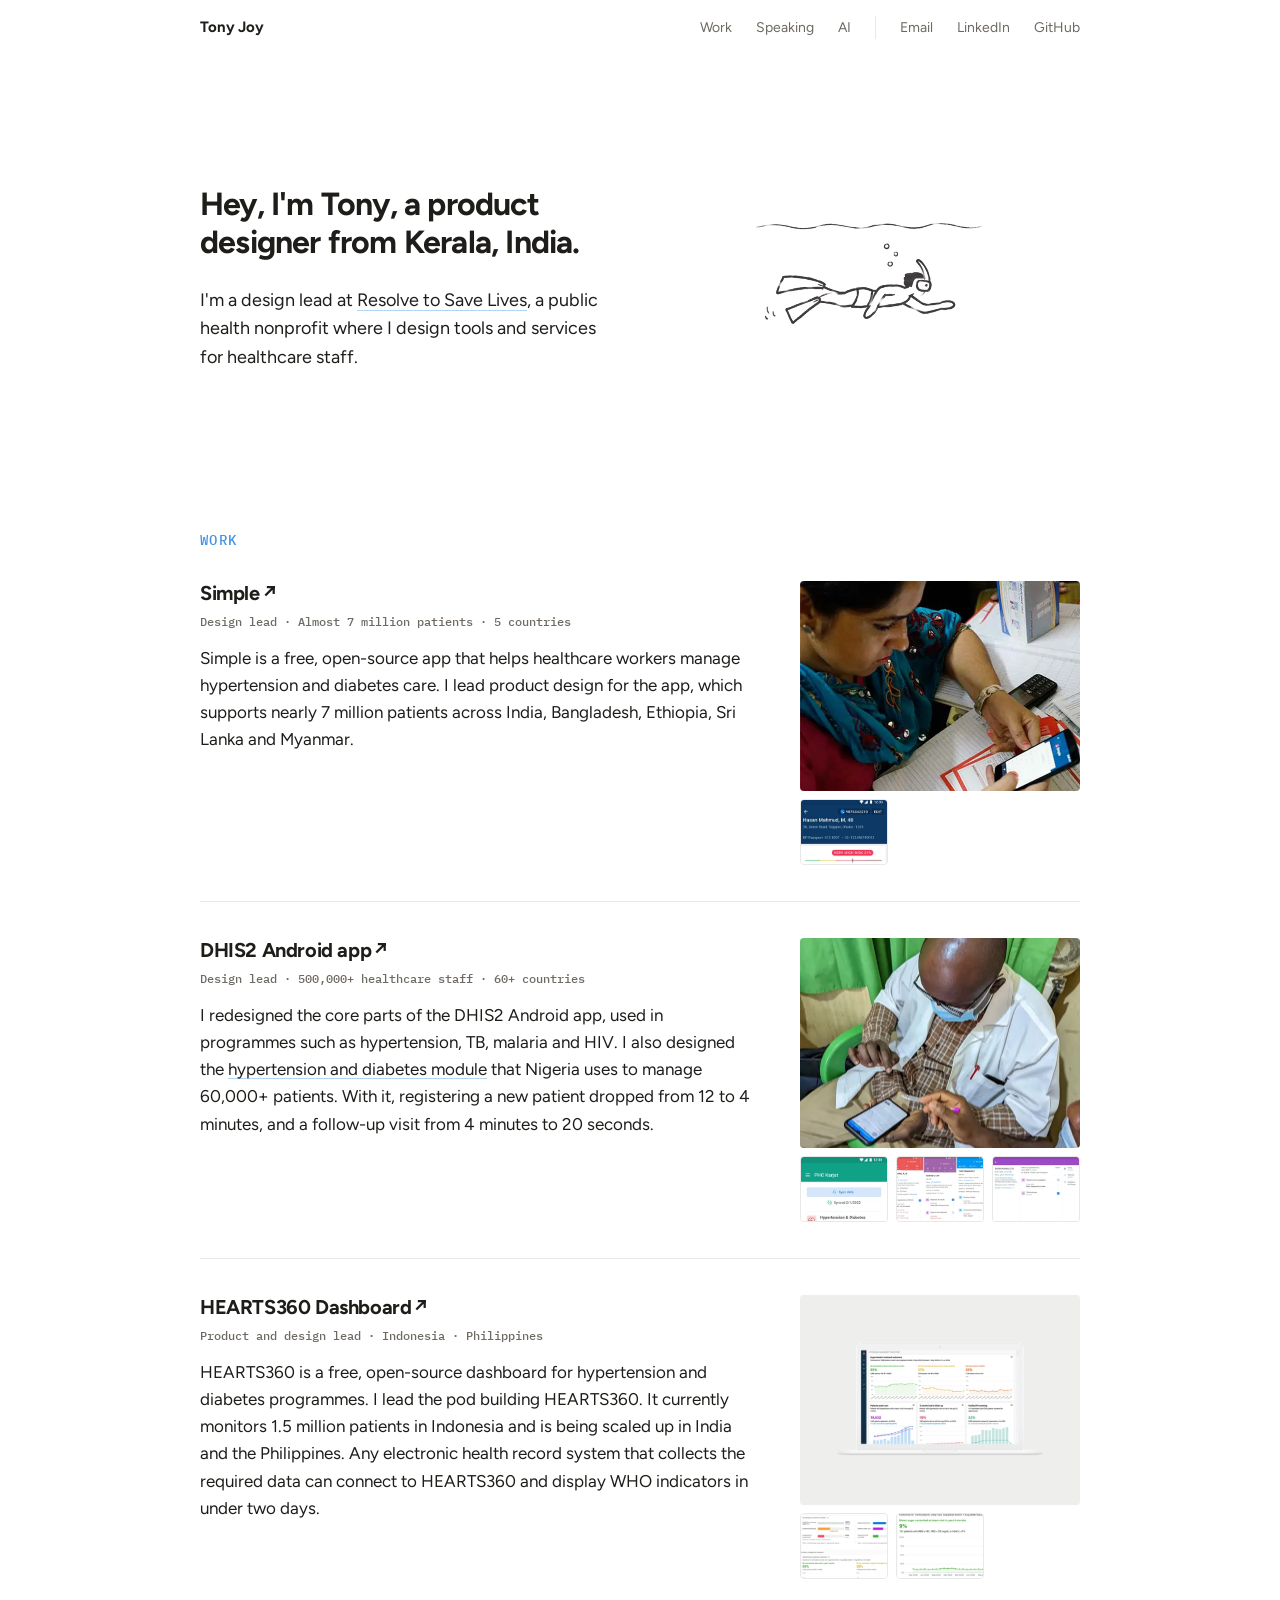
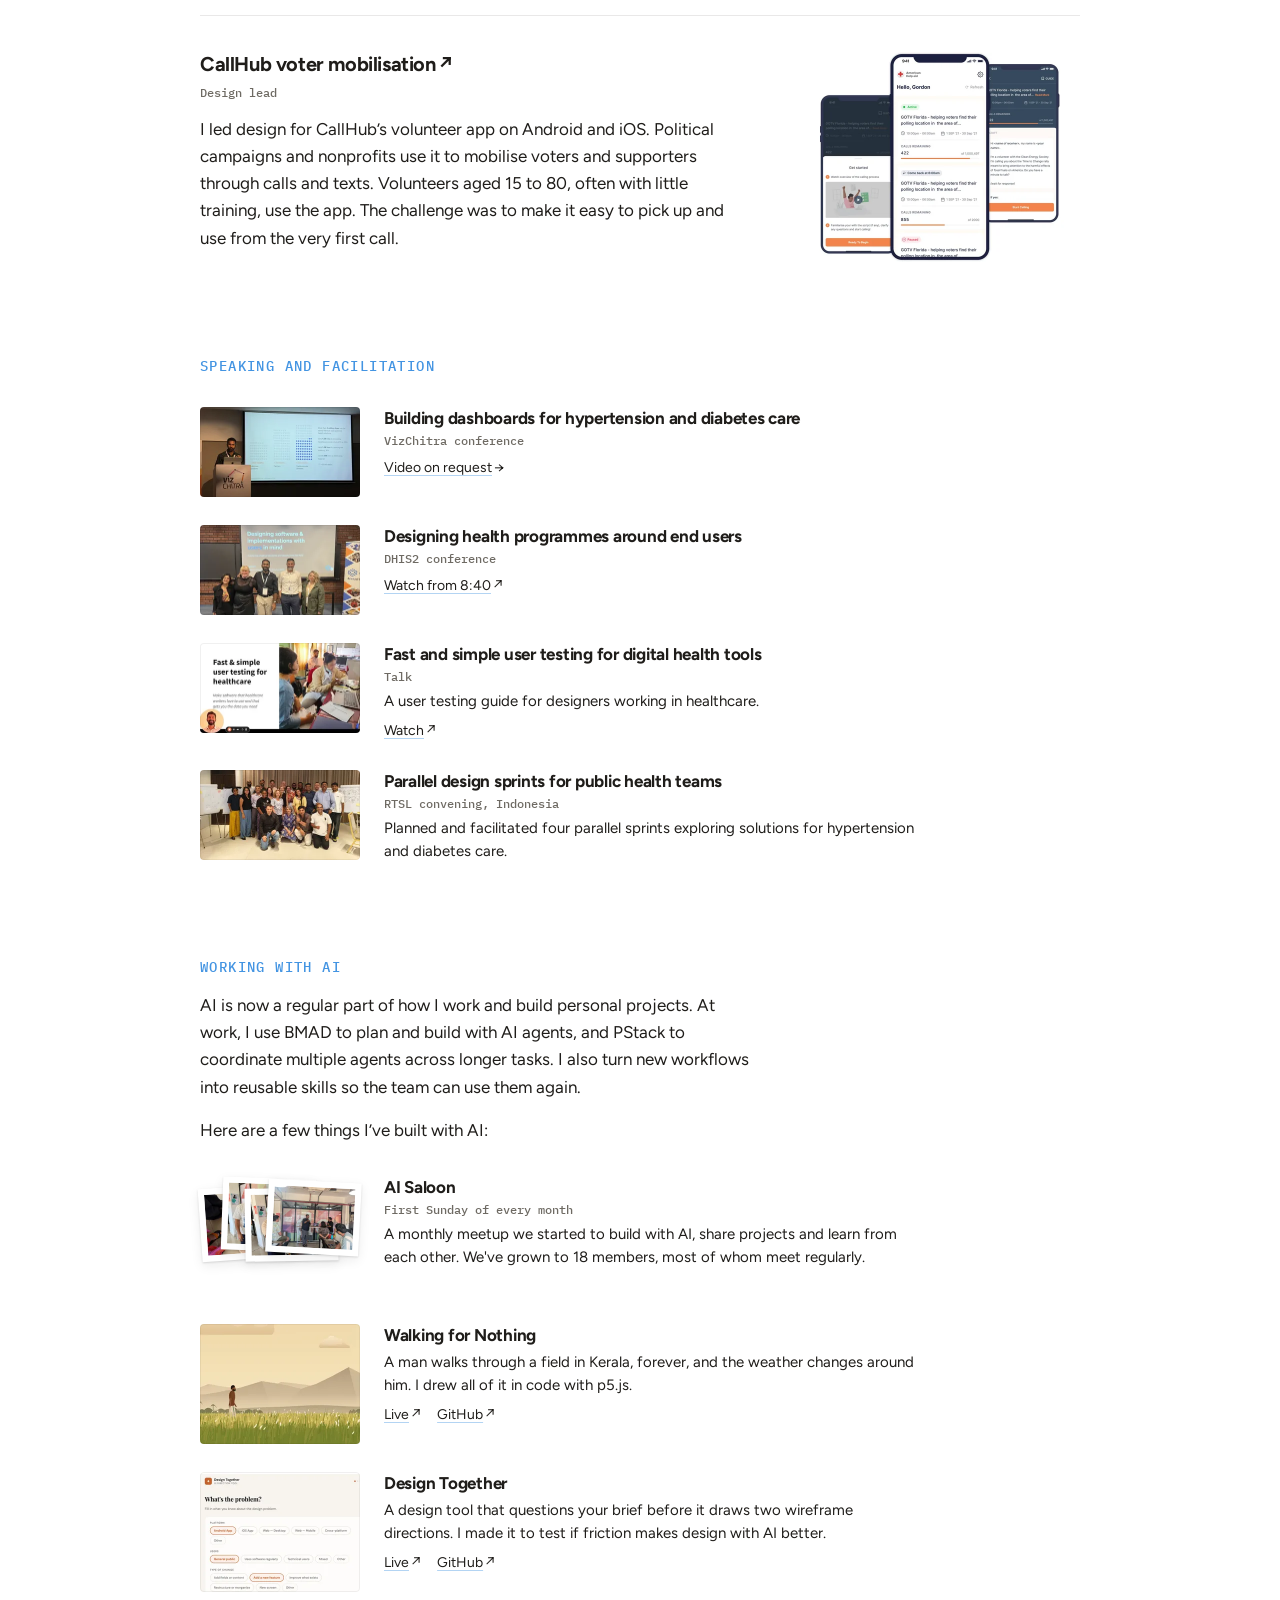
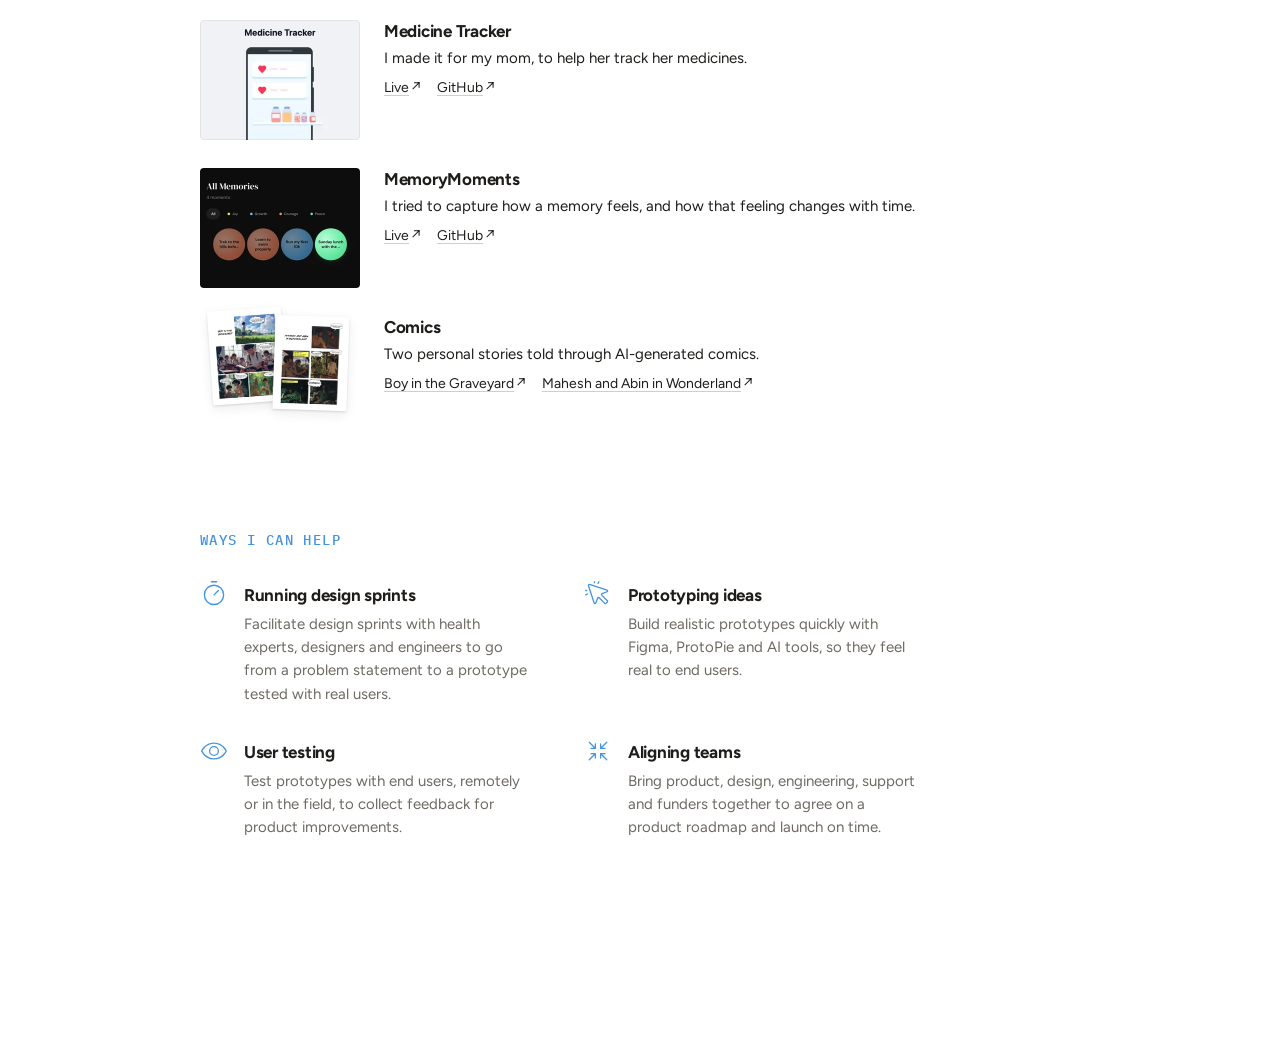
<file: index.html>
<!DOCTYPE html>
<html lang="en" id="top">
<head>
  <meta charset="UTF-8">
  <meta name="viewport" content="width=device-width, initial-scale=1.0">
  <meta name="description" content="Product designer from Kerala, India. I'm a design lead at Resolve to Save Lives, a public health nonprofit.">
  <title>Tony Joy — Product Designer</title>
  <link rel="icon" href="favicon.svg" type="image/svg+xml">
  <meta property="og:type" content="website">
  <meta property="og:title" content="Tony Joy — Product Designer">
  <meta property="og:description" content="Product designer from Kerala, India. I'm a design lead at Resolve to Save Lives, a public health nonprofit.">
  <meta property="og:url" content="https://tonyjoyk.github.io/tony-joy-portfolio/">
  <meta property="og:image" content="https://tonyjoyk.github.io/tony-joy-portfolio/images/og-tony-juhu.jpg">
  <meta property="og:image:width" content="1200">
  <meta property="og:image:height" content="630">
  <meta property="og:image:alt" content="A pencil drawing of Tony watching his dog Juhu leap after a frisbee">
  <meta name="twitter:card" content="summary_large_image">
  <meta name="color-scheme" content="light">
  <meta name="theme-color" content="#FFFFFF">
  <link rel="preconnect" href="https://fonts.googleapis.com">
  <link rel="preconnect" href="https://fonts.gstatic.com" crossorigin>
  <link href="https://fonts.googleapis.com/css2?family=Figtree:wght@400;500;700&family=IBM+Plex+Mono:wght@400;500&display=swap" rel="stylesheet">
  <link rel="stylesheet" href="style.css">
  <script>
  // Hide-before-reveal styles apply only when motion will run (see .js-motion in style.css).
  // If the main script does not start within 3 s, show everything.
  (function () {
    var root = document.documentElement;
    if (!('IntersectionObserver' in window) || window.matchMedia('(prefers-reduced-motion: reduce)').matches) return;
    root.classList.add('js-motion');
    setTimeout(function () { if (!window.__motionReady) root.classList.remove('js-motion'); }, 3000);
  })();
  </script>
</head>
<body>
  <!-- Top bar (sticky) -->
  <div class="topbar-wrap" id="topbar">
    <nav class="topbar" aria-label="Main">
      <a class="topbar__name" href="#top">Tony Joy</a>
      <ul class="topbar__links">
        <li><a href="#work">Work</a></li>
        <li><a href="#talks">Speaking</a></li>
        <li><a href="#ai">AI</a></li>
        <li class="topbar__break" aria-hidden="true"></li>
        <li class="topbar__gap"><a href="mailto:tonykokkad@gmail.com">Email</a></li>
        <li><a href="https://www.linkedin.com/in/tony-joy/" target="_blank" rel="noopener">LinkedIn</a></li>
        <li><a href="https://github.com/tonyjoyk" target="_blank" rel="noopener">GitHub</a></li>
      </ul>
    </nav>
  </div>

  <div class="page">

    <!-- Introduction, with the hero animation slot on the right (filled by hero/) -->
    <header class="intro block">
      <div class="intro__text">
        <h1 class="intro__lede">Hey, I'm Tony, a product designer from Kerala, India.</h1>
        <p class="intro__bio">I'm a design lead at <a href="https://resolvetosavelives.org" target="_blank" rel="noopener">Resolve to Save Lives</a>, a public health nonprofit where I design tools and services for healthcare staff.</p>
      </div>
      <div id="hero-animation" class="hero-animation" aria-hidden="true"></div>
    </header>

    <!-- Work -->
    <section class="block" id="work">
      <h2 class="block__heading">Work</h2>

      <article class="work-row reveal">
        <div class="work-row__text">
          <h3 class="work-row__title"><a class="link-ext" href="https://simple.org" target="_blank" rel="noopener">Simple<span class="link-ext__arrow" aria-hidden="true">↗</span></a></h3>
          <p class="meta">Design lead · Almost 7 million patients · 5 countries</p>
          <p class="work-row__desc">Simple is a free, open-source app that helps healthcare workers manage hypertension and diabetes care. I lead product design for the app, which supports nearly 7 million patients across India, Bangladesh, Ethiopia, Sri Lanka and Myanmar.</p>
        </div>
        <div class="work-media">
          <figure class="media-frame media-frame--work media-frame--simple">
            <a class="media-frame__link" href="images/work/simple-app-large.webp" data-lightbox data-gallery="simple" aria-label="Open image: A member of healthcare staff using the Simple app"><img class="media-frame__img" src="images/simple-app.webp" alt="A member of healthcare staff using the Simple app" width="280" height="210" loading="lazy"></a>
          </figure>
          <ul class="work-thumbs" aria-label="More images">
            <li><a class="work-thumb" href="images/work/simple-ui-risk.webp" data-lightbox data-gallery="simple" aria-label="Open image: Simple app screens: patient history, the tobacco use question, and a very high heart attack and stroke risk result"><img src="images/work/simple-ui-risk-thumb.webp" alt="Simple app screens: patient history, the tobacco use question, and a very high heart attack and stroke risk result" width="120" height="90" loading="lazy"></a></li>
          </ul>
        </div>
      </article>

      <article class="work-row reveal">
        <div class="work-row__text">
          <h3 class="work-row__title"><a class="link-ext" href="https://developers.dhis2.org/docs/mobile/mobile-ui/design-system" target="_blank" rel="noopener">DHIS2 Android app<span class="link-ext__arrow" aria-hidden="true">↗</span></a></h3>
          <p class="meta">Design lead · 500,000+ healthcare staff · 60+ countries</p>
          <p class="work-row__desc">I redesigned the core parts of the DHIS2 Android app, used in programmes such as hypertension, TB, malaria and HIV. I also designed the <a href="https://github.com/simpledotorg/dhis2-hypertension-package" target="_blank" rel="noopener">hypertension and diabetes module</a> that Nigeria uses to manage 60,000+ patients. With it, registering a new patient dropped from 12 to 4 minutes, and a follow-up visit from 4 minutes to 20 seconds.</p>
        </div>
        <div class="work-media">
          <figure class="media-frame media-frame--work media-frame--dhis2">
            <a class="media-frame__link" href="images/work/dhis2-app-large.webp" data-lightbox data-gallery="dhis2" aria-label="Open image: A member of healthcare staff using the DHIS2 Android app"><img class="media-frame__img" src="images/dhis2-app.webp" alt="A member of healthcare staff using the DHIS2 Android app" width="280" height="210" loading="lazy"></a>
          </figure>
          <ul class="work-thumbs" aria-label="More images">
            <li><a class="work-thumb" href="images/work/dhis2-ui-flow.webp" data-lightbox data-gallery="dhis2" aria-label="Open image: DHIS2 Android flow: the home screen with all health programmes, the hypertension patient list, and a patient profile"><img src="images/work/dhis2-ui-flow-thumb.webp" alt="DHIS2 Android flow: the home screen with all health programmes, the hypertension patient list, and a patient profile" width="120" height="90" loading="lazy"></a></li>
            <li><a class="work-thumb" href="images/work/dhis2-ui-diseases.webp" data-lightbox data-gallery="dhis2" aria-label="Open image: DHIS2 patient profiles for hypertension, tuberculosis and child nutrition, built from the same design"><img src="images/work/dhis2-ui-diseases-thumb.webp" alt="DHIS2 patient profiles for hypertension, tuberculosis and child nutrition, built from the same design" width="120" height="90" loading="lazy"></a></li>
            <li><a class="work-thumb" href="images/work/dhis2-ui-tablet.webp" data-lightbox data-gallery="dhis2" aria-label="Open image: DHIS2 on a tablet: a cholera case patient profile in three columns"><img src="images/work/dhis2-ui-tablet-thumb.webp" alt="DHIS2 on a tablet: a cholera case patient profile in three columns" width="120" height="90" loading="lazy"></a></li>
          </ul>
        </div>
      </article>

      <article class="work-row reveal">
        <div class="work-row__text">
          <h3 class="work-row__title"><a class="link-ext" href="https://hearts360.org" target="_blank" rel="noopener">HEARTS360 Dashboard<span class="link-ext__arrow" aria-hidden="true">↗</span></a></h3>
          <p class="meta">Product and design lead · Indonesia · Philippines</p>
          <p class="work-row__desc">HEARTS360 is a free, open-source dashboard for hypertension and diabetes programmes. I lead the pod building HEARTS360. It currently monitors 1.5 million patients in Indonesia and is being scaled up in India and the Philippines. Any electronic health record system that collects the required data can connect to HEARTS360 and display WHO indicators in under two days.</p>
        </div>
        <div class="work-media">
          <figure class="media-frame media-frame--work media-frame--hearts360">
            <a class="media-frame__link" href="images/work/hearts360-dashboard-large.webp" data-lightbox data-gallery="hearts360" aria-label="Open image: HEARTS360 dashboard on a laptop"><img class="media-frame__img" src="images/hearts360-dashboard.webp" alt="HEARTS360 dashboard on a laptop" width="280" height="210" loading="lazy"></a>
          </figure>
          <ul class="work-thumbs" aria-label="More images">
            <li><a class="work-thumb" href="images/work/hearts360-ui-hypertension.webp" data-lightbox data-gallery="hearts360" aria-label="Open image: HEARTS360 hypertension dashboard: the screening-to-treatment cascade and treatment outcomes"><img src="images/work/hearts360-ui-hypertension-thumb.webp" alt="HEARTS360 hypertension dashboard: the screening-to-treatment cascade and treatment outcomes" width="120" height="90" loading="lazy"></a></li>
            <li><a class="work-thumb" href="images/work/hearts360-ui-diabetes.webp" data-lightbox data-gallery="hearts360" aria-label="Open image: HEARTS360 diabetes dashboard: blood pressure control and treatment outcomes for patients with diabetes"><img src="images/work/hearts360-ui-diabetes-thumb.webp" alt="HEARTS360 diabetes dashboard: blood pressure control and treatment outcomes for patients with diabetes" width="120" height="90" loading="lazy"></a></li>
          </ul>
        </div>
      </article>

      <article class="work-row reveal">
        <div class="work-row__text">
          <h3 class="work-row__title"><a class="link-ext" href="https://callhub.io/platform/ios-android-app/" target="_blank" rel="noopener">CallHub voter mobilisation<span class="link-ext__arrow" aria-hidden="true">↗</span></a></h3>
          <p class="meta">Design lead</p>
          <p class="work-row__desc">I led design for CallHub’s volunteer app on Android and iOS. Political campaigns and nonprofits use it to mobilise voters and supporters through calls and texts. Volunteers aged 15 to 80, often with little training, use the app. The challenge was to make it easy to pick up and use from the very first call.</p>
        </div>
        <div class="work-media">
          <figure class="media-frame media-frame--work media-frame--callhub">
            <a class="media-frame__link" href="images/work/callhub-app-large.webp" data-lightbox data-gallery="callhub" aria-label="Open image: Three screens from the CallHub volunteer app: campaign list, getting started, and call script"><img class="media-frame__img" src="images/callhub-app.webp" alt="Three screens from the CallHub volunteer app: campaign list, getting started, and call script" width="280" height="210" loading="lazy"></a>
          </figure>
        </div>
      </article>
    </section>

    <!-- Talks -->
    <section class="block" id="talks">
      <h2 class="block__heading">Speaking and Facilitation</h2>

      <ul class="media-list">
        <li class="media-list__item reveal">
          <a class="media-list__thumb media-list__thumb--talk" href="images/vizchitra-talk-large.webp" data-lightbox aria-label="Open photo: Tony gives a talk at the VizChitra conference">
            <img src="images/vizchitra-talk-thumb.webp" alt="Tony gives a talk at the VizChitra conference" width="160" height="90" loading="lazy">
          </a>
          <div class="media-list__text">
            <h3 class="media-list__title">Building dashboards for hypertension and diabetes care</h3>
            <p class="meta">VizChitra conference</p>
            <p class="media-list__links"><a class="link-ext" href="mailto:tonykokkad@gmail.com?subject=VizChitra%20talk%20video">Video on request<span class="link-ext__arrow" aria-hidden="true">→</span></a></p>
          </div>
        </li>
        <li class="media-list__item reveal">
          <a class="media-list__thumb media-list__thumb--talk" href="images/dhis2-conference-large.webp" data-lightbox aria-label="Open photo: Tony with other speakers on stage at the DHIS2 conference">
            <img src="images/dhis2-conference-thumbnail.webp" alt="Tony with other speakers on stage at the DHIS2 conference" width="160" height="90" loading="lazy" style="object-position: center 38%">
          </a>
          <div class="media-list__text">
            <h3 class="media-list__title">Designing health programmes around end users</h3>
            <p class="meta">DHIS2 conference</p>
            <p class="media-list__links"><a class="link-ext" href="https://www.youtube.com/watch?v=209jCclCpE0&amp;t=8m40s" target="_blank" rel="noopener">Watch from 8:40<span class="link-ext__arrow" aria-hidden="true">↗</span></a></p>
          </div>
        </li>
        <li class="media-list__item reveal">
          <a class="media-list__thumb media-list__thumb--talk" href="images/user-testing-large.webp" data-lightbox aria-label="Open photo: Title slide of the talk: Fast and simple user testing for healthcare">
            <img src="images/user-testing-thumbnail.webp" alt="Title slide of the talk: Fast and simple user testing for healthcare" width="160" height="90" loading="lazy" style="object-position: 72% center">
          </a>
          <div class="media-list__text">
            <h3 class="media-list__title">Fast and simple user testing for digital health tools</h3>
            <p class="meta">Talk</p>
            <p class="media-list__desc">A user testing guide for designers working in healthcare.</p>
            <p class="media-list__links"><a class="link-ext" href="https://www.youtube.com/watch?v=s0QYzP6Xr6w" target="_blank" rel="noopener">Watch<span class="link-ext__arrow" aria-hidden="true">↗</span></a></p>
          </div>
        </li>
        <li class="media-list__item reveal">
          <a class="media-list__thumb media-list__thumb--talk" href="images/indonesia-sprints-large.webp" data-lightbox aria-label="Open photo: Participants of the parallel design sprints in Indonesia">
            <img src="images/indonesia-sprints-thumb.webp" alt="Participants of the parallel design sprints in Indonesia" width="160" height="90" loading="lazy">
          </a>
          <div class="media-list__text">
            <h3 class="media-list__title">Parallel design sprints for public health teams</h3>
            <p class="meta">RTSL convening, Indonesia</p>
            <p class="media-list__desc">Planned and facilitated four parallel sprints exploring solutions for hypertension and diabetes care.</p>
          </div>
        </li>
      </ul>
    </section>

    <!-- Working with AI -->
    <section class="block" id="ai">
      <h2 class="block__heading">Working with AI</h2>

      <p class="block__intro">AI is now a regular part of how I work and build personal projects. At work, I use BMAD to plan and build with AI agents, and PStack to coordinate multiple agents across longer tasks. I also turn new workflows into reusable skills so the team can use them again.</p>
      <p class="block__intro">Here are a few things I’ve built with AI:</p>

      <ul class="media-list">
        <li class="media-list__item reveal">
          <div class="media-list__thumb media-list__thumb--prints">
            <ul class="prints prints--fan" aria-label="Photos from the AI Saloon">
              <li><a class="print" href="images/hackathon-dog-large.webp" data-lightbox data-gallery="saloon" aria-label="Open photo: A dog sits between people's feet at the AI Saloon"><span class="print__photo"><img src="images/hackathon-dog.webp" alt="A dog sits between people's feet at the AI Saloon" width="120" height="90" loading="lazy"></span></a></li>
              <li><a class="print" href="images/hackathon-demo-app-large.webp" data-lightbox data-gallery="saloon" aria-label="Open photo: A member demos an app on his laptop at the AI Saloon"><span class="print__photo"><img src="images/hackathon-demo-app.webp" alt="A member demos an app on his laptop at the AI Saloon" width="120" height="90" loading="lazy"></span></a></li>
              <li><a class="print" href="images/hackathon-demo-device-large.webp" data-lightbox data-gallery="saloon" aria-label="Open photo: A member demos a small screen device he built at the AI Saloon"><span class="print__photo"><img src="images/hackathon-demo-device.webp" alt="A member demos a small screen device he built at the AI Saloon" width="120" height="90" loading="lazy"></span></a></li>
              <li><a class="print" href="images/hackathon-group-large.webp" data-lightbox data-gallery="saloon" aria-label="Open photo: People at the AI Saloon watch a demo"><span class="print__photo"><img src="images/hackathon-group.webp" alt="People at the AI Saloon watch a demo" width="120" height="90" loading="lazy"></span></a></li>
            </ul>
          </div>
          <div class="media-list__text">
            <h3 class="media-list__title">AI Saloon</h3>
            <p class="meta">First Sunday of every month</p>
            <p class="media-list__desc">A monthly meetup we started to build with AI, share projects and learn from each other. We've grown to 18 members, most of whom meet regularly.</p>
          </div>
        </li>
        <li class="media-list__item reveal">
          <a class="media-list__thumb" href="https://tonyjoyk.github.io/walking-for-nothing/" target="_blank" rel="noopener" tabindex="-1" aria-hidden="true">
            <img src="images/walking-for-nothing.webp" alt="" width="160" height="120" loading="lazy">
          </a>
          <div class="media-list__text">
            <h3 class="media-list__title">Walking for Nothing</h3>
            <p class="media-list__desc">A man walks through a field in Kerala, forever, and the weather changes around him. I drew all of it in code with p5.js.</p>
            <p class="media-list__links">
              <a class="link-ext" href="https://tonyjoyk.github.io/walking-for-nothing/" target="_blank" rel="noopener">Live<span class="link-ext__arrow" aria-hidden="true">↗</span></a>
              <a class="link-ext" href="https://github.com/tonyjoyk/walking-for-nothing" target="_blank" rel="noopener">GitHub<span class="link-ext__arrow" aria-hidden="true">↗</span></a>
            </p>
          </div>
        </li>
        <li class="media-list__item reveal">
          <a class="media-list__thumb" href="https://design-together.vercel.app/" target="_blank" rel="noopener" tabindex="-1" aria-hidden="true">
            <img src="images/design-together.webp" alt="" width="160" height="120" loading="lazy">
          </a>
          <div class="media-list__text">
            <h3 class="media-list__title">Design Together</h3>
            <p class="media-list__desc">A design tool that questions your brief before it draws two wireframe directions. I made it to test if friction makes design with AI better.</p>
            <p class="media-list__links">
              <a class="link-ext" href="https://design-together.vercel.app/" target="_blank" rel="noopener">Live<span class="link-ext__arrow" aria-hidden="true">↗</span></a>
              <a class="link-ext" href="https://github.com/tonyjoyk/design-together" target="_blank" rel="noopener">GitHub<span class="link-ext__arrow" aria-hidden="true">↗</span></a>
            </p>
          </div>
        </li>
        <li class="media-list__item reveal">
          <a class="media-list__thumb" href="https://medicine-tracker-lyart.vercel.app/" target="_blank" rel="noopener" tabindex="-1" aria-hidden="true">
            <img src="images/medicine-tracker.webp" alt="" width="160" height="120" loading="lazy">
          </a>
          <div class="media-list__text">
            <h3 class="media-list__title">Medicine Tracker</h3>
            <p class="media-list__desc">I made it for my mom, to help her track her medicines.</p>
            <p class="media-list__links">
              <a class="link-ext" href="https://medicine-tracker-lyart.vercel.app/" target="_blank" rel="noopener">Live<span class="link-ext__arrow" aria-hidden="true">↗</span></a>
              <a class="link-ext" href="https://github.com/tonyjoyk/medicine-tracker" target="_blank" rel="noopener">GitHub<span class="link-ext__arrow" aria-hidden="true">↗</span></a>
            </p>
          </div>
        </li>
        <li class="media-list__item reveal">
          <a class="media-list__thumb" href="https://memorymoments.lovable.app/" target="_blank" rel="noopener" tabindex="-1" aria-hidden="true">
            <img src="images/memorymoments.webp" alt="" width="160" height="120" loading="lazy">
          </a>
          <div class="media-list__text">
            <h3 class="media-list__title">MemoryMoments</h3>
            <p class="media-list__desc">I tried to capture how a memory feels, and how that feeling changes with time.</p>
            <p class="media-list__links">
              <a class="link-ext" href="https://memorymoments.lovable.app/" target="_blank" rel="noopener">Live<span class="link-ext__arrow" aria-hidden="true">↗</span></a>
              <a class="link-ext" href="https://github.com/tonyjoyk/memorymoments" target="_blank" rel="noopener">GitHub<span class="link-ext__arrow" aria-hidden="true">↗</span></a>
            </p>
          </div>
        </li>
        <li class="media-list__item reveal">
          <div class="media-list__thumb media-list__thumb--prints">
            <ul class="prints prints--fan prints--portrait">
              <li><a class="print" href="files/comic-boy-in-the-graveyard.pdf" target="_blank" rel="noopener" tabindex="-1" aria-hidden="true"><span class="print__photo"><img src="images/comic-boy-in-the-graveyard.webp" alt="" width="90" height="120" loading="lazy"></span></a></li>
              <li><a class="print" href="files/comic-mahesh-and-abin-in-wonderland.pdf" target="_blank" rel="noopener" tabindex="-1" aria-hidden="true"><span class="print__photo"><img src="images/comic-mahesh-and-abin.webp" alt="" width="90" height="120" loading="lazy"></span></a></li>
            </ul>
          </div>
          <div class="media-list__text">
            <h3 class="media-list__title">Comics</h3>
            <p class="media-list__desc">Two personal stories told through AI-generated comics.</p>
            <p class="media-list__links">
              <a class="link-ext" href="files/comic-boy-in-the-graveyard.pdf" target="_blank" rel="noopener">Boy in the Graveyard<span class="link-ext__arrow" aria-hidden="true">↗</span></a>
              <a class="link-ext" href="files/comic-mahesh-and-abin-in-wonderland.pdf" target="_blank" rel="noopener">Mahesh and Abin in Wonderland<span class="link-ext__arrow" aria-hidden="true">↗</span></a>
            </p>
          </div>
        </li>
      </ul>
    </section>

    <!-- Ways I can help. Icons: Phosphor Light (MIT), @phosphor-icons/core 2.1.1 -->
    <section class="block" id="help">
      <h2 class="block__heading">Ways I can help</h2>

      <ul class="help-grid">
        <li class="help-grid__item reveal">
          <svg class="help-grid__icon" viewBox="0 0 256 256" fill="currentColor" aria-hidden="true" focusable="false"><path d="M128,42a94,94,0,1,0,94,94A94.11,94.11,0,0,0,128,42Zm0,176a82,82,0,1,1,82-82A82.1,82.1,0,0,1,128,218ZM172.24,91.76a6,6,0,0,1,0,8.48l-40,40a6,6,0,1,1-8.48-8.48l40-40A6,6,0,0,1,172.24,91.76ZM98,16a6,6,0,0,1,6-6h48a6,6,0,0,1,0,12H104A6,6,0,0,1,98,16Z"/></svg>
          <div class="help-grid__text">
            <h3 class="help-grid__title">Running design sprints</h3>
            <p class="help-grid__desc">Facilitate design sprints with health experts, designers and engineers to go from a problem statement to a prototype tested with real users.</p>
          </div>
        </li>
        <li class="help-grid__item reveal">
          <svg class="help-grid__icon" viewBox="0 0 256 256" fill="currentColor" aria-hidden="true" focusable="false"><path d="M90,24V16a6,6,0,0,1,12,0v8a6,6,0,0,1-12,0ZM16,102h8a6,6,0,0,0,0-12H16a6,6,0,0,0,0,12ZM125.32,37.37a6,6,0,0,0,8.05-2.69l8-16a6,6,0,0,0-10.74-5.37l-8,16A6,6,0,0,0,125.32,37.37Zm-96,85.26-16,8a6,6,0,0,0,5.36,10.74l16-8a6,6,0,1,0-5.36-10.74ZM217.9,185.41a14,14,0,0,1,0,19.8L205.21,217.9a14,14,0,0,1-19.8,0L134.1,166.59a2,2,0,0,0-3.21.54l-17.75,46.24a2.44,2.44,0,0,0-.1.24A13.85,13.85,0,0,1,100.26,222c-.23,0-.45,0-.68,0A13.85,13.85,0,0,1,87,212.38L34.7,52.3A14,14,0,0,1,52.3,34.7L212.38,87A14,14,0,0,1,213.61,113l-.24.09-46.25,17.76a2,2,0,0,0-.53,3.21Zm-8.49,8.49L158.1,142.59h0a14,14,0,0,1,4.32-22.74l.24-.1L208.91,102a2,2,0,0,0-.26-3.61L48.58,46.11a2.33,2.33,0,0,0-.65-.11,2,2,0,0,0-1.82,2.58L98.38,208.65a1.84,1.84,0,0,0,1.77,1.35,1.81,1.81,0,0,0,1.84-1.09l17.76-46.25.1-.24a14,14,0,0,1,22.74-4.32l51.31,51.31a2,2,0,0,0,2.83,0l12.68-12.68A2,2,0,0,0,209.41,193.9Z"/></svg>
          <div class="help-grid__text">
            <h3 class="help-grid__title">Prototyping ideas</h3>
            <p class="help-grid__desc">Build realistic prototypes quickly with Figma, ProtoPie and AI tools, so they feel real to end users.</p>
          </div>
        </li>
        <li class="help-grid__item reveal">
          <svg class="help-grid__icon" viewBox="0 0 256 256" fill="currentColor" aria-hidden="true" focusable="false"><path d="M245.48,125.57c-.34-.78-8.66-19.23-27.24-37.81C201,70.54,171.38,50,128,50S55,70.54,37.76,87.76c-18.58,18.58-26.9,37-27.24,37.81a6,6,0,0,0,0,4.88c.34.77,8.66,19.22,27.24,37.8C55,185.47,84.62,206,128,206s73-20.53,90.24-37.75c18.58-18.58,26.9-37,27.24-37.8A6,6,0,0,0,245.48,125.57ZM128,194c-31.38,0-58.78-11.42-81.45-33.93A134.77,134.77,0,0,1,22.69,128,134.56,134.56,0,0,1,46.55,95.94C69.22,73.42,96.62,62,128,62s58.78,11.42,81.45,33.94A134.56,134.56,0,0,1,233.31,128C226.94,140.21,195,194,128,194Zm0-112a46,46,0,1,0,46,46A46.06,46.06,0,0,0,128,82Zm0,80a34,34,0,1,1,34-34A34,34,0,0,1,128,162Z"/></svg>
          <div class="help-grid__text">
            <h3 class="help-grid__title">User testing</h3>
            <p class="help-grid__desc">Test prototypes with end users, remotely or in the field, to collect feedback for product improvements.</p>
          </div>
        </li>
        <li class="help-grid__item reveal">
          <svg class="help-grid__icon" viewBox="0 0 256 256" fill="currentColor" aria-hidden="true" focusable="false"><path d="M146,104V64a6,6,0,0,1,12,0V89.51l45.76-45.75a6,6,0,0,1,8.48,8.48L166.48,98H192a6,6,0,0,1,0,12H152A6,6,0,0,1,146,104Zm-42,42H64a6,6,0,0,0,0,12H89.52L43.76,203.76a6,6,0,1,0,8.48,8.48L98,166.48V192a6,6,0,0,0,12,0V152A6,6,0,0,0,104,146Zm62.48,12H192a6,6,0,0,0,0-12H152a6,6,0,0,0-6,6v40a6,6,0,0,0,12,0V166.48l45.76,45.76a6,6,0,0,0,8.48-8.48ZM104,58a6,6,0,0,0-6,6V89.51L52.24,43.76a6,6,0,0,0-8.48,8.48L89.52,98H64a6,6,0,0,0,0,12h40a6,6,0,0,0,6-6V64A6,6,0,0,0,104,58Z"/></svg>
          <div class="help-grid__text">
            <h3 class="help-grid__title">Aligning teams</h3>
            <p class="help-grid__desc">Bring product, design, engineering, support and funders together to agree on a product roadmap and launch on time.</p>
          </div>
        </li>
      </ul>
    </section>

  </div>

  <!-- Photo viewer for loose prints (links still open the photo if the script does not run) -->
  <dialog class="lightbox" id="lightbox" aria-label="Image viewer">
    <img class="lightbox__img" alt="">
    <p class="lightbox__bar"><span class="lightbox__count" aria-live="polite"></span><span class="lightbox__caption"></span></p>
    <button class="lightbox__close" type="button" aria-label="Close">×</button>
    <button class="lightbox__nav lightbox__nav--prev" type="button" aria-label="Previous image">‹</button>
    <button class="lightbox__nav lightbox__nav--next" type="button" aria-label="Next image">›</button>
  </dialog>

  <!-- Footer landscape: built by scripts/build-footer-svg.py (images/footer-landscape.svg).
       Hidden for now by "footer-band--plain"; remove that class to bring the drawing back. -->
  <footer class="footer-band footer-band--plain reveal reveal--wipe" id="footer">
    <svg class="landscape" viewBox="0 0 3272 612" width="3272" height="612" preserveAspectRatio="xMidYMax meet" aria-hidden="true" focusable="false">
      <g class="landscape__ground" fill="none" stroke="currentColor" stroke-width="4" stroke-linecap="round">
        <path d="M1 517.5 C-129 517.5 -129 499.5 -259 499.5 C-469 499.5 -469 531.5 -679 531.5 C-939 531.5 -939 507.5 -1199 507.5 C-1549 507.5 -1549 523.5 -1899 523.5 L-7999 523.5"/>
        <path d="M3270 524.0 C3400 524.0 3400 506.0 3530 506.0 C3740 506.0 3740 538.0 3950 538.0 C4210 538.0 4210 514.0 4470 514.0 C4820 514.0 4820 530.0 5170 530.0 L11270 530.0"/>
      </g>
      <g transform="translate(0.000000,612.000000) scale(1.000000,-1.000000)" fill="currentColor"><path d="M2572 579c-8 -4 -13 -12 -13 -20 0 -1 -1 -3 -3 -5 -7 -8 -8 -16 -3 -19 3 -1 8 1 8 4 0 1 0 1 -2 0 -3 -3 -6 -2 -6 2 0 4 4 11 6 11 3 -1 8 -13 5 -14 -1 -1 -1 -3 0 -3 3 0 4 7 2 12 -3 7 -3 7 6 9 6 1 13 4 13 6 0 1 0 1 -5 -1 -5 -2 -15 -4 -16 -3 -1 0 -1 6 0 9 6 11 21 14 30 6 3 -4 5 -5 8 -5 5 0 5 -2 1 -3 -5 -1 -7 -7 -4 -13 1 -3 1 -4 -2 -9 -4 -8 -4 -8 -10 -8 -5 0 -6 -1 -6 -4 0 -3 0 -4 -6 -1 -9 3 -21 1 -29 -5 -7 -4 -7 -4 -7 2 0 7 -8 14 -17 14 -7 0 -16 -9 -17 -16 0 -3 -1 -5 -4 -10 -21 -26 -17 -50 9 -49 7 0 7 0 2 -6 -7 -10 -9 -16 -9 -26 1 -7 0 -9 -1 -12 -1 -2 -3 -8 -5 -14 -2 -6 -4 -12 -4 -13 -1 -4 -1 -6 0 -4 1 1 11 27 11 29 0 0 1 2 2 3 2 2 2 3 1 7 -2 9 1 20 9 32 4 5 3 7 -5 7 -23 0 -27 18 -9 45 4 6 5 6 12 2 6 -3 7 -3 13 -3 4 0 7 0 7 0 1 0 -2 -7 -5 -14 -6 -13 -7 -16 -5 -16 1 0 9 17 9 18 0 2 7 15 9 17 9 8 17 10 23 7 3 -1 7 -2 9 -2 8 0 14 -6 20 -17 1 -4 5 -8 5 -7 0 1 -6 15 -8 18 0 1 -3 4 -5 5 -2 2 -3 3 -3 4 1 2 1 3 1 4 0 0 1 1 3 1 5 0 8 2 11 7 1 3 3 7 3 8 1 2 2 3 1 5 -2 7 -1 10 3 12 9 4 8 10 -1 8 -5 0 -5 0 -8 3 -5 8 -14 9 -24 5z M2531 534c9 -7 6 -18 -5 -18 -6 0 -17 6 -17 10 0 8 15 14 22 8z M2573 528c1 -2 1 -2 -1 -2 -3 0 -6 1 -6 2 0 2 4 1 7 0z M1017 572c-25 -7 -45 -14 -62 -20 -38 -15 -92 -45 -82 -45 1 0 7 3 13 7 12 7 32 18 44 23 3 1 10 4 14 6 22 10 50 21 78 29 1 0 2 2 0 2 0 0 -3 -1 -5 -2z M2569 504c-2 -5 0 -10 6 -16 l4 -5 -3 -5 c-5 -7 -11 -21 -12 -27 -1 -3 -2 -6 -2 -7 -1 -2 2 -6 20 -19 18 -14 19 -15 19 -20 0 -3 -6 -24 -12 -39 -8 -24 -7 -29 10 -31 12 -1 5 -6 -12 -8 -22 -1 -23 0 -16 13 4 8 5 14 5 28 0 11 0 13 3 20 5 11 3 13 -20 19 -8 2 -14 4 -15 5 -1 0 -2 1 -3 1 -1 0 -2 1 -2 2 0 1 3 2 4 0 1 -2 2 -1 2 1 0 2 -4 4 -7 2 -4 -2 -6 -5 -4 -7 1 -2 2 -1 -16 -24 -5 -6 -10 -10 -12 -12 -6 -3 -8 -5 -11 -10 -1 -3 -7 -11 -12 -18 -17 -21 -18 -29 -4 -32 6 -1 6 -1 6 -3 -1 -1 -14 -3 -16 -3 -1 1 -6 1 -9 2 -14 2 -14 5 -2 18 4 5 7 12 11 22 4 13 6 17 14 26 10 10 10 11 2 4 -11 -9 -13 -13 -22 -35 -3 -10 -4 -11 -10 -18 -11 -11 -9 -20 5 -20 1 0 3 0 3 -1 0 -2 -5 -2 -13 -2 -11 2 -24 -3 -31 -12 -1 -2 -4 -5 -7 -6 -2 -2 -7 -6 -10 -9 -5 -4 -6 -5 -13 -6 -10 -1 -15 -5 -20 -12 -1 -3 -4 -6 -5 -7 -21 -20 -27 -27 -27 -32 0 -2 0 -3 -3 -3 -2 -1 -5 -3 -7 -5 -2 -2 -4 -3 -7 -3 -8 0 -23 -9 -67 -40 -9 -7 -23 -17 -30 -21 -6 -4 -12 -8 -12 -8 0 -1 1 0 3 1 2 1 3 2 4 2 1 0 15 9 74 48 22 14 27 16 35 13 7 -3 19 -2 19 2 0 3 -2 3 -4 2 -4 -4 -13 -3 -13 0 0 3 5 6 9 6 2 -1 7 -1 11 -2 9 -1 16 -1 17 1 0 1 -1 1 -15 3 -15 1 -15 4 1 19 15 14 15 14 19 13 5 -1 19 -1 20 1 0 0 -4 1 -10 2 -12 1 -12 1 -9 6 6 9 18 13 28 9 7 -2 8 -3 8 0 0 0 -2 2 -3 3 -5 2 -5 2 4 9 4 4 10 9 13 12 9 9 18 12 29 11 6 0 10 0 15 1 3 1 9 3 12 3 4 0 7 1 8 1 1 1 31 7 42 9 6 0 16 2 22 3 5 0 16 2 25 2 8 1 19 3 25 3 18 3 31 3 36 1 7 -3 16 -7 21 -12 2 -2 5 -4 6 -4 0 0 2 -1 4 -3 2 -2 8 -7 14 -11 5 -5 14 -13 20 -17 52 -45 103 -82 143 -104 137 -75 241 -98 332 -74 6 2 13 4 17 4 6 1 7 1 15 -1 1 0 1 2 1 7 0 9 1 9 4 1 4 -8 5 -7 8 3 3 8 5 10 5 6 0 -2 0 -2 0 -8 -1 -8 0 -9 8 -2 6 7 10 8 6 3 -3 -4 -7 -14 -7 -14 2 -2 32 -12 36 -12 5 -1 5 1 0 2 -2 1 -10 4 -17 6 -8 3 -14 5 -15 6 -2 0 1 4 8 14 3 4 5 7 4 7 -1 1 -11 -4 -15 -7 -6 -5 -6 -5 -6 8 0 16 -3 15 -7 -2 -3 -10 -4 -11 -8 -4 -1 2 -4 6 -5 7 l-3 4 0 -4 c4 -18 4 -17 -4 -16 -5 0 -10 -1 -22 -4 l-2 0 2 3 c9 10 6 18 -5 15 -8 -2 -17 -1 -21 2 -2 1 -5 2 -6 2 -5 0 -12 17 -19 43 -1 4 -4 13 -6 20 -3 8 -4 14 -4 20 -1 10 -2 13 -11 20 -4 3 -12 10 -18 16 -7 6 -16 13 -20 17 -5 3 -9 6 -9 6 -2 1 9 22 15 29 11 12 12 17 1 6 -8 -9 -9 -10 -15 -22 -4 -10 -5 -10 -9 -7 -2 2 -6 3 -6 1 0 0 7 -7 11 -9 7 -5 16 -12 16 -13 0 -1 -2 -2 -4 -3 -6 -3 -16 -12 -19 -17 -3 -5 -4 -5 -11 0 -3 2 -7 4 -9 4 -9 2 -20 10 -25 18 -6 10 -4 20 7 32 13 14 16 20 20 48 1 10 -5 -8 -7 -19 -1 -10 -4 -14 -12 -23 -10 -10 -13 -16 -14 -25 -1 -9 -2 -12 -13 -23 -3 -4 -7 -9 -8 -11 -1 -1 -4 -5 -7 -9 -6 -8 -4 -8 4 1 8 9 7 9 14 2 4 -3 8 -7 10 -8 4 -3 4 -4 -12 -15 -6 -4 -12 -8 -14 -9 -2 -2 -4 -2 -10 -2 -12 1 -56 -1 -62 -2 -6 -2 -7 -4 -1 -2 3 0 20 0 39 0 l34 1 6 4 c3 3 10 8 16 11 10 6 19 14 28 23 6 6 5 6 15 0 5 -3 10 -5 11 -5 2 0 3 0 4 -1 0 -2 8 -5 20 -10 18 -7 21 -10 22 -22 1 -17 3 -22 13 -36 9 -13 18 -28 19 -32 2 -5 3 -6 6 -6 2 0 2 0 0 1 -1 1 -3 3 -4 7 -2 6 -11 21 -21 36 -8 11 -9 16 -11 30 -2 15 -4 18 -21 25 -16 6 -24 10 -24 12 0 8 21 24 27 21 3 -2 33 -28 34 -30 1 -2 2 -6 3 -12 0 -10 0 -8 4 -23 2 -6 5 -15 6 -20 3 -13 7 -22 12 -32 4 -9 4 -12 -1 -12 0 0 -1 0 -1 -1 0 -2 1 -1 5 1 4 4 4 4 11 0 6 -3 14 -4 21 -2 9 2 11 -2 4 -9 -6 -5 -14 -8 -21 -8 -2 0 -8 -1 -12 -2 -13 -5 -16 -5 -35 -5 -64 0 -138 20 -214 58 -23 11 -21 10 -19 12 1 1 2 3 2 6 0 5 2 8 8 11 3 2 5 3 6 5 0 3 -1 4 -3 1 -1 -1 -4 -3 -6 -4 -5 -3 -8 -8 -9 -13 -1 -6 -4 -6 -7 -2 -4 4 -4 9 0 17 2 5 3 8 3 12 0 6 2 9 6 9 4 1 5 2 2 3 -6 2 -13 -4 -12 -12 1 -3 0 -6 -3 -11 -3 -8 -4 -11 -1 -15 2 -5 -2 -4 -19 6 -47 29 -101 70 -161 122 -6 5 -13 10 -15 11 -2 2 -4 3 -4 4 -2 4 -27 16 -33 16 -4 0 -4 1 -2 10 1 4 3 11 4 15 0 4 2 12 3 19 2 6 5 20 7 32 3 12 6 24 6 28 1 4 4 14 6 24 4 21 4 21 6 22 5 1 8 10 4 15 0 1 -1 3 0 4 0 2 -2 6 -4 6 -2 0 -6 -4 -6 -7 0 -3 -6 -6 -14 -6 -9 0 -25 -3 -24 -4 0 -1 1 -1 2 -1 2 0 9 0 16 1 11 1 14 2 18 4 7 4 12 2 10 -5 -1 -5 -2 -5 -10 -5 -5 0 -8 -1 -15 -3 -9 -4 -19 -7 -26 -9 -7 -1 -11 1 -23 11 -11 11 -14 16 -14 22 0 5 -1 5 -3 1z M2589 475c12 -11 19 -12 43 0 9 4 10 4 15 4 5 0 5 3 -4 -46 -3 -16 -7 -34 -8 -41 -3 -14 -8 -37 -11 -49 0 -4 -1 -9 -2 -10 0 -3 -1 -3 -7 -4 -7 0 -9 0 -7 2 3 4 -1 8 -8 8 -4 0 -7 1 -9 2 -5 3 -4 6 2 26 3 8 5 17 6 20 0 3 2 8 3 10 3 7 2 13 -2 17 -3 3 -22 18 -28 22 -8 6 -9 7 -7 8 0 1 2 4 2 8 2 7 13 29 14 29 1 0 4 -3 8 -6z M2545 407c3 -1 10 -3 17 -5 18 -5 17 -4 13 -15 -2 -6 -2 -9 -2 -22 0 -13 -1 -17 -2 -19 -6 -11 -6 -11 -6 -17 l1 -5 -10 -1 c-15 -2 -27 -4 -47 -7 l-18 -3 -2 2 c-2 2 -4 3 -8 3 -5 1 -7 3 -8 7 -1 2 0 5 14 22 4 5 9 12 10 15 2 3 5 6 7 8 9 6 16 13 32 35 2 2 3 4 3 4 0 0 3 -1 6 -2z M3001 253c2 -5 11 -13 17 -16 3 -1 6 -3 6 -3 0 -1 -7 -6 -19 -15 -1 -1 -2 0 -4 2 -2 2 -7 6 -10 9 -8 6 -9 9 -3 14 2 2 5 6 6 8 4 6 4 6 7 1z M658 479c-8 -4 -7 -13 4 -32 5 -8 5 -9 6 -16 1 -10 4 -17 10 -23 l4 -3 -2 -5 c-4 -6 -11 -24 -10 -25 1 -1 3 3 9 15 6 13 6 12 10 7 6 -8 12 -9 12 -2 0 4 -2 7 -11 11 -11 6 -20 17 -17 22 2 4 -1 12 -7 21 -8 11 -11 23 -8 26 8 6 27 -1 42 -16 12 -12 14 -12 8 -4 -6 9 -16 18 -25 22 -8 4 -20 5 -25 2z M694 401c3 -2 4 -6 2 -6 -2 0 -7 6 -6 7 0 1 1 1 4 -1z M741 463c-5 -2 -13 -6 -13 -7 0 -1 1 -1 10 2 12 3 18 2 24 -4 4 -3 5 -2 3 2 -4 8 -14 11 -24 7z M798 456c-6 -2 -12 -5 -15 -6 -7 -2 -10 -4 -6 -4 2 0 15 4 20 6 2 1 2 1 2 -1 0 -5 3 -7 12 -9 l6 -1 0 -5 c0 -7 -5 -12 -22 -22 -9 -4 -13 -7 -14 -9 -2 -4 1 -3 5 1 3 3 11 7 12 6 0 0 -2 -2 -4 -6 -3 -3 -5 -6 -5 -7 0 -1 -11 -2 -19 0 -15 3 -24 -12 -11 -17 5 -2 14 -4 21 -4 8 -1 9 -2 3 -4 -14 -4 -22 -12 -24 -23 -1 -5 -1 -6 6 -18 2 -5 3 -9 1 -15 -2 -5 -2 -7 0 -7 2 1 5 11 5 16 0 4 -2 8 -6 14 -5 7 -3 15 5 23 8 6 12 8 25 8 15 0 23 3 23 11 0 4 -3 6 -9 6 -5 0 -6 1 -9 3 -2 1 -5 3 -7 4 -3 3 -3 2 8 15 9 9 11 11 13 11 4 -1 6 4 7 19 2 22 -3 25 -23 15z M816 455c2 -1 2 -6 1 -8 -3 -3 -16 1 -14 5 2 4 10 6 13 3z M785 395c4 -1 8 -3 10 -4 5 -3 9 -5 12 -5 5 0 8 -2 6 -4 -3 -4 -42 -2 -51 2 -8 4 -7 10 3 11 3 1 6 1 7 1 3 1 3 1 13 -1z M808 377c1 -1 -2 -2 -8 -2 -5 0 -7 1 -5 2 1 1 13 1 13 0z M742 443c-6 -6 -7 -10 0 -10 10 0 14 4 9 9 -3 4 -6 4 -9 1z M747 439c0 -1 -2 -2 -3 -2 -2 0 -3 2 -1 3 1 2 4 1 4 -1z M2193 426c-17 -5 -26 -16 -17 -22 3 -2 3 -2 0 -5 -3 -4 -9 -15 -10 -20 0 -5 -1 -7 -3 -5 -2 1 -3 0 -3 -3 0 -1 -2 -8 -4 -14 -3 -8 -4 -15 -5 -20 l0 -7 3 -1 c4 -2 38 -11 49 -13 7 -1 8 -1 20 2 17 4 26 4 21 -1 -1 -2 -1 -2 0 -4 1 -1 1 -2 -4 -6 -8 -7 -9 -7 -24 -3 -7 2 -8 2 -27 1 -15 -1 -20 0 -21 0 -1 1 -2 1 -5 0 -10 -3 -32 0 -38 6 l-2 3 0 14 c0 10 0 16 2 22 1 7 2 10 1 10 -2 3 -4 -2 -6 -16 -3 -17 -1 -15 -12 -18 -9 -2 -23 -8 -23 -10 0 -1 0 -1 8 3 7 3 22 7 23 6 1 0 1 -3 2 -6 2 -11 5 -14 23 -18 4 0 1 -2 -16 -5 l-17 -4 -2 2 c-4 6 -11 12 -14 14 -3 1 -6 3 -7 4 -1 2 -2 3 -3 3 -1 0 -5 1 -8 3 -3 1 -7 4 -9 5 -3 1 -5 3 -7 8 -5 9 -11 12 -14 7 -3 -6 2 -10 22 -20 23 -12 23 -12 14 -15 -9 -3 -23 -15 -23 -20 0 -5 -1 -5 -7 -4 -3 1 -8 2 -10 2 -8 2 -17 5 -19 6 0 1 -3 2 -6 2 -17 3 -31 15 -33 28 -4 36 81 90 143 90 12 0 32 -4 37 -7 3 -2 4 -2 3 -1 -1 2 -12 7 -20 9 -40 9 -102 -11 -143 -48 -25 -21 -31 -45 -15 -61 4 -4 4 -6 1 -6 0 0 -1 -1 -2 -2 -2 -5 8 -11 18 -11 l4 0 1 -8 c1 -4 1 -9 2 -11 1 -3 0 -3 -4 -8 -2 -2 -7 -7 -10 -11 l-6 -6 -6 2 c-28 11 -66 -6 -91 -42 -24 -34 -27 -72 -7 -90 5 -5 14 -9 18 -9 6 0 0 -3 -12 -6 -17 -4 -35 -9 -59 -15 -23 -7 -26 -7 -27 -6 -1 0 -7 1 -13 1 -9 0 -15 0 -23 2 -16 3 -32 1 -53 -7 -7 -3 -12 -4 -17 -5 -7 0 -9 -2 -5 -2 9 -2 11 -2 26 4 19 8 36 10 53 6 4 -1 10 -2 12 -2 5 0 9 -2 6 -2 -6 -3 -58 -17 -76 -21 -36 -9 -42 -10 -77 -16 -3 -1 -10 -1 -16 -1 -7 0 -9 0 -8 -1 3 -2 22 -1 38 1 15 2 37 7 70 15 25 6 48 13 73 20 l19 5 19 1 c22 0 25 1 10 3 -11 1 -11 1 10 7 7 2 16 4 18 5 14 3 30 8 41 10 6 2 14 4 17 5 7 1 24 9 26 10 0 1 2 3 4 4 9 7 21 18 28 28 6 8 15 24 15 27 0 4 9 6 12 3 13 -10 34 -5 27 6 -1 3 -1 3 1 5 2 2 11 10 21 19 9 8 20 18 23 20 3 3 12 12 21 20 8 8 17 16 19 17 1 1 3 3 3 4 0 2 33 35 34 34 0 -1 -2 -26 -2 -27 -1 -1 -4 -2 -7 -4 -22 -10 -52 -37 -64 -57 -1 -3 -3 -7 -4 -8 -8 -15 -13 -39 -10 -55 2 -11 11 -24 19 -29 3 -2 0 -2 -9 -1 -5 0 -13 1 -19 2 -14 2 -58 2 -62 0 -2 -1 5 -1 22 -1 24 0 25 0 73 -6 29 -3 45 -1 68 11 5 3 12 6 15 8 2 1 5 2 6 2 0 0 4 3 9 5 4 2 8 4 8 5 -1 0 -5 -2 -10 -5 -12 -6 -18 -7 -10 -2 56 42 72 115 29 135 l-7 4 4 2 c2 1 4 2 5 3 0 1 2 1 5 0 5 0 11 2 13 6 1 1 1 1 3 0 4 -3 9 3 9 10 0 2 1 4 1 6 6 10 6 18 2 21 -7 6 -10 6 -35 -1 -7 -2 -19 -1 -24 2 -1 1 -3 2 -4 2 -3 0 -33 7 -35 9 -2 1 0 8 5 24 3 7 5 10 5 6 0 -5 5 -8 12 -7 l7 0 4 -4 c9 -9 16 -8 25 1 3 4 5 5 7 5 2 -1 6 2 6 4 0 0 0 2 0 5 1 5 5 11 8 11 8 0 10 18 5 31 -8 16 -27 24 -45 18z M2213 424c15 -4 24 -16 24 -30 1 -14 0 -14 -14 -7 -5 2 -12 4 -15 4 -3 0 -6 1 -8 3 -1 2 -6 4 -11 6 -4 2 -9 5 -11 6 l-3 4 2 3 c6 6 9 8 16 6 12 -4 16 -8 18 -16 1 -5 3 -5 3 0 0 6 -6 14 -13 16 -7 2 -8 4 -2 5 5 1 8 1 14 0z M2191 396c9 -5 9 -5 3 -8 -11 -6 -22 0 -15 9 2 3 3 3 12 -1z M2178 385c4 -4 9 -4 16 -1 2 1 6 2 7 3 1 0 4 0 6 1 2 0 22 -8 22 -10 0 0 -1 -2 -3 -4 -1 -1 -3 -5 -3 -8 -1 -4 -2 -4 -4 -4 -2 0 -5 -2 -9 -7 -9 -8 -12 -8 -19 -1 l-6 5 -6 -1 c-12 -2 -15 1 -10 16 1 4 2 8 3 10 0 5 1 5 6 1z M2053 333c5 -5 5 -8 -1 -4 -4 3 -5 4 -5 6 1 2 3 1 6 -2z M2251 314c1 -1 -1 -5 -2 -9 -2 -4 -3 -9 -3 -12 -1 -4 -2 -6 -4 -6 -2 1 -1 5 1 7 1 2 1 2 0 2 -2 0 -5 -4 -5 -7 -1 -4 -5 -7 -11 -9 -4 0 -4 1 0 6 2 3 3 6 4 8 0 2 2 4 7 6 7 4 11 8 10 13 -1 4 2 4 3 1z M2216 302c3 -1 6 -2 6 -3 1 0 3 -1 4 -1 1 0 3 -1 3 -2 0 -2 -7 -10 -10 -12 -2 0 -4 -1 -4 -2 -1 -1 -4 -1 -7 -1 -3 0 -6 0 -6 -1 0 -1 1 -1 2 -1 2 0 4 -2 3 -3 -1 -1 -15 0 -17 2 -3 2 -4 1 -4 -1 0 -2 0 -3 -2 -3 -1 0 -6 -1 -9 -2 -4 -1 -8 -2 -8 -1 -1 1 1 28 2 29 1 0 8 1 17 2 9 1 18 1 19 1 3 1 4 1 11 -1z M2098 297c17 -18 13 -25 -26 -51 -42 -28 -50 -35 -50 -47 0 -4 2 -10 5 -12 4 -3 15 -14 14 -16 -1 -3 -14 -3 -19 1 -1 1 -2 2 -3 2 0 0 -4 2 -8 5 -5 3 -11 7 -14 9 -7 4 -8 6 -7 10 1 3 8 10 14 13 6 4 19 18 25 26 11 15 24 28 34 33 11 6 11 12 0 12 -10 0 17 21 28 21 1 0 4 -2 7 -6z M2155 296c4 -2 4 -1 -12 -17 -9 -8 -24 -22 -34 -32 -23 -23 -33 -33 -51 -48 -5 -4 -11 -10 -14 -12 -6 -6 -6 -6 -8 -3 -2 1 -2 3 -2 8 0 4 0 10 -1 14 l-1 7 4 3 c4 4 8 7 34 24 35 22 41 29 40 42 -1 4 0 5 1 6 3 1 32 8 41 9 0 0 2 -1 3 -1z M2005 288c4 -2 7 -3 7 -4 0 -1 -1 -1 -2 -1 -1 0 -5 1 -8 1 -11 1 -16 6 -6 7 1 0 5 -1 9 -3z M2024 281c5 -1 15 -3 25 -5 3 0 7 -1 8 -2 l3 -1 -4 -3 c-7 -5 -24 -22 -29 -29 -6 -11 -7 -11 -10 4 -2 13 -3 12 8 16 11 3 17 6 17 7 -1 0 -22 -5 -24 -6 -4 -2 -6 5 -6 17 0 1 1 2 3 3 2 0 4 1 4 1 0 0 2 -1 5 -2z M2067 278c0 -2 -7 -2 -8 0 0 1 1 1 4 1 3 0 4 -1 4 -1z M2204 269c52 -11 43 -84 -17 -132 -30 -24 -73 -29 -93 -11 -31 28 0 102 57 133 4 2 8 4 9 4 2 0 3 -3 1 -5 -1 -1 -5 -33 -6 -48 0 -7 -1 -13 -1 -16 -2 -5 1 -9 6 -7 6 2 7 10 1 12 -3 2 -3 4 0 24 4 21 4 26 4 34 l1 8 5 2 c13 4 20 5 33 2z M2015 240l2 -13 -4 -4 c-3 -4 -7 -5 -7 -3 0 1 -2 5 -5 8 -6 6 -7 7 -5 8 0 0 4 4 7 9 4 4 8 8 8 8 1 0 2 -6 4 -13z M1984 234c2 -1 4 -2 4 -2 0 -1 -9 -12 -27 -35 -1 -1 -3 -4 -6 -6 -2 -3 -4 -6 -4 -6 0 0 -2 -2 -3 -4 -2 -2 -4 -4 -5 -4 -3 0 -10 -7 -10 -10 0 -6 6 -8 11 -4 2 1 4 2 6 2 2 0 7 0 11 1 27 4 40 5 40 3 0 -5 -12 -24 -22 -36 -21 -25 -61 -39 -80 -30 -43 20 -18 100 40 128 15 7 35 8 45 3z M1997 226c5 -6 7 -10 6 -11 0 0 -3 -3 -7 -6 -14 -11 -14 -17 1 -26 11 -6 10 -8 -8 -10 -19 -3 -37 -5 -38 -6 -4 -2 -5 10 -1 15 10 12 41 48 42 48 0 0 3 -2 5 -4z M2030 206c3 -13 1 -21 -3 -13 -2 4 -2 8 -1 13 2 4 4 4 4 0z M2161 194c0 -1 0 -2 -1 -3 -2 0 -3 2 -3 3 1 3 4 2 4 0z M2009 176c3 0 2 -2 0 -2 -2 0 -3 1 -2 2 0 1 0 1 2 0z M1945 171c0 -2 -4 -6 -6 -6 -2 1 -2 4 0 6 3 2 5 2 6 0z M958 423c-3 -1 -7 -4 -10 -6 -4 -2 -5 -3 -8 -2 -7 0 -12 -4 -22 -18 -18 -27 -46 -49 -89 -71 -12 -6 -15 -7 -11 -6 12 2 -25 -20 -42 -26 -3 -1 -8 -4 -12 -7 -12 -10 -30 -19 -43 -21 l-7 -1 -11 5 c-13 6 -19 7 -21 5 -2 -3 0 -7 8 -10 20 -10 47 -4 75 17 6 4 10 7 11 7 4 0 32 16 49 28 3 2 14 10 24 16 29 19 58 42 65 51 2 3 6 9 9 13 6 9 13 15 16 14 1 -1 0 -2 -3 -4 -8 -5 -12 -14 -9 -19 2 -1 2 -1 8 2 10 4 14 13 11 19 -2 2 0 4 8 10 3 2 4 1 2 -2 -5 -6 -8 -15 -4 -18 4 -5 13 0 17 10 3 6 6 7 6 2 0 -3 -4 -9 -8 -13 -3 -2 -4 -5 -2 -5 1 0 2 2 9 9 2 3 4 3 4 0 0 -3 -4 -7 -9 -9 -6 -2 -6 -4 0 -4 13 1 1 -13 -19 -21 -8 -4 -9 -3 -5 2 8 8 5 19 -4 18 l-2 0 4 -2 c5 -3 5 -8 -1 -15 -3 -2 -5 -5 -5 -6 -1 -1 -3 -3 -6 -4 -10 -6 -44 -33 -59 -49 -6 -6 -18 -18 -27 -27 -41 -42 -63 -53 -89 -45 -28 8 -40 7 -53 -5 -12 -11 -32 -18 -66 -21 -39 -4 -54 -8 -67 -20 -10 -9 -12 -15 -13 -33 -1 -18 -4 -25 -13 -35 -9 -11 -33 -23 -39 -20 -7 3 -21 -10 -21 -19 0 -9 9 -4 12 7 1 5 1 5 -3 0 -4 -6 -7 -8 -6 -2 2 5 7 8 13 7 5 0 6 0 16 4 32 15 42 27 44 57 1 14 2 18 6 25 10 14 33 23 65 25 34 3 53 9 77 25 11 7 11 7 17 7 10 0 17 -2 28 -7 25 -11 62 8 97 50 24 27 40 42 60 57 11 8 28 19 30 19 2 1 5 1 8 2 6 1 19 8 24 12 4 4 5 8 5 13 -1 5 -1 6 1 8 3 3 4 10 2 12 -1 1 -2 3 -2 5 0 11 -9 16 -20 10z M969 420c5 -4 -6 -21 -13 -20 -6 1 -2 14 7 20 4 2 4 2 6 0z M944 405c0 -4 -3 -9 -8 -11 -9 -4 -8 1 0 10 4 5 7 5 8 1z M699 269c7 -4 6 -6 -2 -3 -7 1 -10 4 -9 5 0 1 5 0 11 -2z M504 103c-1 -2 -5 -3 -5 -1 0 1 1 2 3 2 1 0 2 -1 2 -1z M3087 412c-10 -4 -15 -10 -16 -22 -1 -9 -3 -12 -7 -12 -3 0 -4 -1 -3 -3 1 -2 5 0 9 3 3 3 3 3 5 2 2 -3 1 -6 -1 -9 -2 -3 -1 -3 -18 2 -10 3 -12 3 -28 0 -7 -2 -18 -4 -23 -4 -12 -2 -14 -4 -18 -14 -3 -7 -4 -11 -4 -19 -1 -9 -2 -12 -4 -15 -6 -10 2 -18 13 -14 6 3 8 8 4 13 -3 4 -3 4 3 14 4 10 5 11 3 11 -1 0 -11 -18 -11 -21 0 -1 1 -3 2 -4 4 -5 2 -8 -4 -9 -8 -2 -12 3 -8 9 2 3 3 7 3 12 1 9 4 18 8 25 2 6 6 7 22 9 6 1 14 3 19 3 12 3 20 2 30 -3 3 -1 5 -2 6 -1 1 1 1 1 3 0 2 -2 1 -3 -1 -3 -2 0 -2 -1 1 -4 4 -5 7 -7 12 -8 7 0 9 -1 12 -4 4 -3 6 -8 9 -17 2 -9 8 -23 10 -24 2 -1 14 6 18 11 5 4 5 5 4 8 0 2 0 5 1 6 l1 2 2 -2 2 -2 2 3 c4 5 6 4 7 -2 0 -5 -3 -11 -8 -13 -2 -1 -5 -4 -9 -10 -12 -17 -20 -23 -27 -20 -5 2 -5 0 0 -2 8 -5 22 5 31 23 1 3 3 5 6 6 9 5 13 16 8 22 -3 4 -5 4 -8 1 -1 -2 -2 -3 -3 -2 -4 2 -8 -3 -8 -10 0 -3 -1 -4 -2 -6 -4 -3 -16 -10 -17 -9 -2 1 -5 9 -7 18 -4 17 -10 25 -30 37 l-4 3 3 4 c2 3 2 3 1 6 -2 7 -3 7 5 10 7 4 7 4 4 3 -3 0 -6 -1 -7 -2 -7 -3 -9 6 -2 13 9 11 23 11 31 0 3 -4 3 -4 7 -4 4 0 5 -1 2 -2 0 -1 -4 -1 -9 -1 -4 0 -7 0 -7 -1 -1 0 1 -1 4 -1 l5 1 0 -8 c1 -4 0 -8 0 -9 -1 -1 -3 -4 -4 -6 -2 -5 -3 -6 -7 -6 -4 0 -6 0 -7 -2 -3 -2 -2 -4 1 -2 1 2 3 2 6 1 4 0 10 5 10 8 0 1 1 3 3 5 2 3 2 4 1 8 -2 6 -1 8 5 11 9 3 8 7 -1 7 -5 0 -5 0 -8 4 -5 8 -13 11 -23 8z M3083 358c2 -1 4 -3 4 -4 0 -3 -11 1 -12 5 0 2 4 1 8 -1z M242 360c-17 -5 -26 -24 -17 -32 2 -2 4 -5 4 -6 0 -1 2 -4 5 -6 5 -6 5 -9 -3 -13 -5 -2 -17 -13 -28 -23 -7 -7 -16 -21 -16 -26 0 0 -1 -2 -2 -3 -7 -6 -10 -13 -6 -17 2 -3 4 -4 9 -1 4 1 7 5 7 11 0 3 1 5 4 9 4 5 3 7 -1 1 -5 -6 -6 -8 -6 -12 0 -3 -2 -6 -4 -4 -1 1 -2 1 -3 0 -2 -2 -4 0 -4 3 0 2 1 4 3 6 2 1 5 6 7 10 6 13 16 24 37 40 13 10 14 14 7 21 -5 5 -5 8 -1 9 2 0 15 11 16 13 1 3 -9 -3 -13 -7 -6 -7 -12 -5 -12 3 0 18 27 28 37 15 2 -3 2 -3 8 -3 7 1 7 0 1 -3 -5 -2 -6 -3 -5 -5 3 -6 4 -12 3 -15 -4 -10 -5 -11 -10 -12 -4 -1 -5 -3 -3 -5 1 -1 2 -1 4 1 4 1 4 1 0 -4 -5 -7 -5 -14 -1 -18 3 -2 15 -3 17 -1 2 4 28 15 37 16 3 0 7 1 9 2 27 12 33 14 40 11 3 -1 8 -1 11 -1 l6 0 -1 3 c0 3 0 3 4 3 10 0 9 7 -1 11 -5 1 -10 1 -17 -2 -3 0 -11 -2 -18 -2 -17 -1 -27 -3 -40 -7 -5 -2 -11 -3 -13 -3 -3 0 -9 -1 -14 -2 -6 0 -11 -1 -11 -1 0 1 1 4 3 7 3 6 3 7 2 9 -3 6 -4 11 -1 12 1 1 2 1 3 1 2 0 6 6 6 8 -1 1 -2 1 -8 1 -7 -1 -7 -1 -10 2 -5 6 -13 8 -21 6z M381 326c4 -2 4 -3 -1 -3 -5 0 -7 -2 -6 -4 0 -3 -5 -3 -11 0 -5 1 -12 1 -16 -1 -13 -6 -32 -12 -34 -12 -2 0 -5 -1 -7 -2 -2 -1 -8 -4 -14 -6 -7 -2 -13 -5 -15 -7 -10 -6 -20 -2 -17 7 3 10 8 13 24 15 12 1 16 2 30 5 3 1 14 3 25 5 11 1 22 3 24 3 6 2 14 2 18 0z M633 351c-15 -8 -39 -30 -38 -36 1 -2 0 -4 -4 -9 -3 -4 -7 -11 -11 -15 -20 -33 -30 -45 -49 -62 -25 -24 -46 -29 -68 -17 -14 7 -21 18 -20 35 0 12 0 12 -5 7 -14 -14 -12 -39 3 -55 2 -2 3 -4 3 -5 1 -5 15 -11 26 -10 5 0 9 0 9 -1 0 -1 -3 -5 -6 -6 -6 -3 -20 -22 -29 -41 -9 -18 -14 -24 -26 -30 l-9 -5 -6 -13 c-9 -17 -15 -24 -31 -34 -9 -6 -9 -6 -13 -15 -5 -9 -6 -14 -5 -19 3 -6 -11 2 -19 13 -3 3 -8 9 -10 13 -2 4 -9 11 -15 17 -5 5 -10 10 -10 11 0 1 10 10 13 12 5 3 0 4 -9 2 -10 -4 -11 -3 -5 9 7 12 6 15 -1 6 -11 -13 -11 -13 -12 -4 -2 7 -3 7 -6 -3 -3 -10 -3 -10 -7 -7 -2 1 -6 2 -10 4 l-6 2 0 4 c0 4 0 4 -5 7 -11 7 -12 10 -7 22 4 11 13 29 16 36 3 7 4 9 2 16 -1 2 -4 11 -6 20 -3 9 -5 15 -6 15 -1 0 0 -4 6 -24 l5 -19 -5 -11 c-4 -7 -6 -12 -6 -12 0 -1 -2 -5 -4 -10 -11 -22 -10 -28 2 -36 10 -6 3 -8 -11 -2 -3 1 -7 2 -8 2 -7 2 -8 5 -4 11 5 5 7 12 8 23 0 11 2 18 6 24 4 7 4 9 -3 16 -3 4 -7 8 -9 11 -6 6 -7 6 -14 0 -3 -2 -6 -5 -7 -5 -1 -1 -14 5 -18 9 l-2 2 5 8 c3 5 6 10 7 12 8 17 19 20 39 11 17 -8 18 -7 20 4 1 2 2 6 4 10 7 17 14 44 11 44 -1 0 -2 -2 -4 -14 -2 -7 -5 -16 -7 -23 -2 -6 -5 -13 -6 -17 -2 -8 -2 -8 -10 -4 -13 8 -27 11 -33 8 -4 -2 -5 -1 -2 4 8 13 12 24 13 36 0 6 0 7 -1 7 -1 0 -2 -3 -2 -7 -2 -12 -5 -23 -13 -35 -3 -4 -3 -5 -2 -6 1 -2 0 -4 -3 -7 -1 -2 -3 -5 -5 -8 -2 -3 -6 -10 -9 -15 -3 -5 -6 -10 -6 -11 0 -4 -8 -13 -15 -16 -8 -3 -15 -10 -21 -19 -7 -10 -17 -20 -20 -20 -10 0 -13 -14 -5 -22 2 -3 1 -3 -9 -1 -18 3 -29 1 -43 -7 -4 -2 -10 -5 -13 -6 -4 -2 -10 -4 -15 -6 -12 -5 -24 -5 -31 -1 -6 3 -11 4 -11 1 0 -1 3 -2 9 -4 16 -6 29 -3 59 11 22 11 29 12 45 8 3 -1 19 -1 39 -2 37 -1 44 -2 76 -8 11 -2 33 -10 46 -15 4 -2 6 -1 6 4 0 3 2 8 3 8 0 0 1 -2 1 -4 1 -6 3 -6 7 0 5 5 6 5 2 -3 -3 -9 -3 -9 6 -6 9 3 9 2 3 -4 -8 -7 -7 -8 1 -15 8 -6 14 -12 22 -24 12 -16 23 -26 31 -26 1 0 4 -1 6 -2 21 -15 64 -15 117 -2 33 8 54 15 121 38 135 47 191 62 276 73 29 3 90 2 113 -3 39 -9 53 -16 74 -39 4 -5 13 -10 24 -14 7 -2 41 -2 59 0 14 2 24 0 42 -6 24 -7 36 -7 63 3 17 6 21 6 35 0 11 -6 19 -7 28 -5 7 2 7 3 0 2 -8 0 -18 1 -18 2 0 2 10 9 19 15 l6 4 14 0 c8 0 15 0 16 0 5 2 2 0 -9 -9 -11 -9 -11 -10 0 -9 8 0 12 0 21 -3 16 -6 44 -5 61 2 5 2 3 2 -6 1 -28 -6 -34 -6 -53 -1 -12 4 -14 4 -18 4 l-5 0 3 3 c1 1 7 6 12 11 5 5 11 10 14 12 2 2 10 9 16 15 17 17 30 24 42 24 8 1 8 -1 3 -4 -16 -8 -21 -21 -11 -29 11 -9 33 -8 51 1 8 4 8 3 -1 -5 -9 -9 -11 -13 -9 -20 2 -6 5 -7 9 -5 8 5 11 6 19 7 l8 1 6 -6 c9 -10 14 -11 26 -7 l7 2 11 -4 c19 -7 29 -7 51 1 15 5 22 5 39 -1 7 -2 15 -4 18 -5 12 -3 0 -7 -26 -8 -9 -1 -17 -1 -17 -1 0 0 0 -1 0 -2 0 -1 2 -1 16 -1 18 1 26 2 37 8 4 2 7 3 8 3 1 0 1 0 1 1 0 1 -1 1 -3 1 -8 0 -30 6 -41 11 -8 3 -22 1 -36 -4 -12 -4 -13 -4 -24 -4 -14 0 -28 4 -29 8 0 2 -1 3 -3 1 -3 -3 -30 7 -30 11 0 1 -3 2 -3 0 -1 0 -3 -1 -6 0 -11 1 -33 -5 -31 -8 0 -3 -2 -2 -3 1 -3 6 -1 11 7 18 4 4 8 9 9 10 2 2 2 3 7 2 5 0 6 0 8 2 3 4 4 4 8 -1 3 -3 4 -3 9 -3 9 2 10 2 11 2 2 3 12 -1 18 -8 6 -6 9 -15 5 -18 -2 -1 -3 -3 0 -3 3 0 8 7 10 14 5 18 -1 35 -16 41 -3 1 -5 3 -7 3 -9 5 -30 -6 -36 -18 -2 -5 -5 -8 -9 -8 -3 0 -3 1 0 8 2 4 2 8 3 13 0 7 0 8 3 10 4 2 9 9 15 18 16 23 17 24 25 22 4 -2 10 -2 21 -2 22 0 43 -4 50 -9 1 0 4 -4 5 -8 4 -8 19 -23 24 -23 5 0 5 6 0 11 -3 3 -3 4 -2 5 3 1 8 -3 15 -11 10 -11 14 -11 14 -3 0 4 -1 6 -10 16 -3 3 -7 7 -8 9 -6 7 -31 20 -62 33 -29 12 -58 17 -70 11 -13 -8 -36 -31 -53 -56 -3 -4 -8 -9 -12 -12 l-6 -5 -6 1 c-16 3 -28 -3 -51 -25 -26 -25 -35 -29 -51 -26 -10 2 -17 -1 -31 -12 l-11 -9 -8 4 c-11 4 -15 4 -32 -1 -27 -9 -40 -10 -62 -2 -21 6 -30 7 -53 4 -39 -4 -64 2 -76 18 -13 18 -40 32 -72 37 -4 1 -9 2 -11 2 -16 3 -75 3 -103 0 -81 -10 -145 -26 -262 -67 -41 -14 -87 -30 -96 -33 -62 -17 -80 -20 -109 -20 -16 0 -23 1 -35 5 -12 4 -13 5 -4 8 4 1 12 7 14 11 0 1 2 6 4 10 4 11 34 45 47 53 3 2 10 6 16 10 16 9 22 13 34 23 12 10 10 10 15 5 4 -3 6 -3 2 1 -4 3 -4 3 2 7 8 6 12 14 6 14 -3 0 -16 -11 -16 -13 0 -4 -28 -24 -52 -39 -22 -13 -47 -40 -57 -61 -4 -8 -10 -15 -14 -15 -1 0 -4 -1 -6 -3 -12 -9 -7 16 5 26 3 3 8 7 11 10 11 9 19 19 25 31 l6 12 7 3 c11 6 18 14 27 30 9 19 16 29 28 40 9 8 10 10 10 12 -1 5 -3 6 -8 4 -9 -2 -13 -1 -21 3 -15 10 -25 30 -22 45 2 12 7 18 7 8 0 -24 23 -44 50 -42 29 2 59 30 92 84 9 15 21 32 28 39 2 2 4 5 4 7 1 1 2 3 4 4 1 1 5 4 8 6 3 3 9 7 13 9 4 2 7 4 7 5 0 1 -4 -1 -12 -5z M1541 204c15 -2 28 -6 44 -14 4 -1 12 -5 20 -8 35 -16 38 -18 52 -38 7 -10 2 -11 -6 0 -5 6 -8 8 -12 10 -10 5 -14 1 -7 -7 6 -7 5 -9 -2 -4 -7 4 -12 11 -16 19 -4 8 -9 11 -27 15 -7 1 -42 3 -57 3 -4 0 -10 -6 -16 -16 -6 -10 -11 -16 -19 -24 -5 -5 -6 -6 -5 -9 3 -18 -15 -34 -41 -37 -21 -2 -37 11 -27 21 5 5 19 14 20 12 2 -1 -1 -6 -5 -8 -3 -1 -4 -3 -1 -3 2 0 10 8 10 11 0 1 -1 2 -2 3 -1 2 -1 2 3 5 8 5 11 8 23 23 12 16 40 43 48 47 4 1 12 1 23 -1z M226 185c2 -3 6 -8 9 -10 6 -6 6 -7 2 -14 -5 -7 -8 -21 -8 -39 0 0 -2 -3 -5 -6 -3 -4 -4 -6 -4 -8 1 -4 0 -4 -5 -3 -8 2 -34 5 -51 6 -15 0 -17 1 -17 2 0 1 -2 3 -4 5 -2 3 -4 5 -4 6 0 2 7 10 11 12 2 1 10 7 17 13 13 10 14 11 19 12 2 1 6 4 9 7 4 3 8 7 11 8 2 2 6 5 9 8 7 7 6 7 11 1z M195 185c5 -2 9 -5 9 -5 1 0 -14 -14 -17 -15 -1 0 -4 -1 -5 -1 -3 -1 -10 -6 -34 -26 -10 -8 -14 -4 -5 7 3 4 7 9 8 11 5 6 13 14 17 16 6 3 13 9 16 13 2 5 0 5 11 0z M508 146c0 -1 -6 -7 -8 -7 -2 0 -1 2 3 5 3 3 5 4 5 2z M136 132c3 -2 3 -2 2 -5 -3 -4 -1 -8 3 -11 3 -4 2 -5 -5 -4 -6 0 -12 3 -15 8 -3 6 -1 10 7 13 5 2 5 2 8 -1z M1540 126c14 -7 21 -23 16 -37 -2 -4 -3 -4 -5 1 -3 7 -17 18 -24 18 -2 0 -4 1 -6 3 -3 3 -4 3 -11 4 l-7 1 4 3 c9 10 23 12 33 7z M1505 111c1 -1 1 -1 2 0 2 1 9 1 11 0 5 -4 0 -8 -8 -7 -2 0 -8 6 -7 7 0 1 2 1 2 0z M1506 76c0 -1 -1 -1 -1 -1 -1 0 -2 0 -2 1 0 0 1 1 2 1 0 0 1 -1 1 -1z M1519 70c5 -1 9 -2 10 -3 3 -1 -1 -2 -7 -3 -7 0 -7 0 -10 3 -7 7 -5 7 7 3z M3009 349c-1 0 1 -1 4 -1 6 -1 10 -1 10 0 0 2 -13 3 -14 1z M2621 324c-1 -1 -1 -1 -1 -2 1 -1 2 1 2 2 -1 1 -1 1 -1 0z M1875 270c-10 -3 -23 -7 -45 -14 -5 -1 -9 -3 -9 -3 -3 -2 0 -1 32 8 9 2 21 5 27 7 11 3 12 4 11 5 -1 2 -4 1 -16 -3z M1889 253c-2 -1 -9 -3 -15 -5 -10 -2 -15 -6 -6 -4 6 1 28 7 30 8 6 2 -1 3 -9 1z M1834 238c-4 -1 -15 -4 -24 -6 -22 -6 -22 -6 -20 -7 1 -1 47 10 54 13 7 3 0 3 -10 0z M1849 225c-13 -4 -17 -6 -17 -7 0 -1 2 -1 17 3 13 4 17 6 13 7 -1 0 -7 -2 -13 -3z M2929 216c-7 -2 -30 -11 -30 -12 0 -2 8 0 25 6 5 2 8 2 17 2 9 0 12 1 12 1 -1 3 -17 5 -24 3z M1228 148c-8 -4 -4 -12 7 -15 3 -1 6 -2 7 -2 1 -3 3 -1 2 3 -1 9 -11 17 -16 14z M1237 141c6 -6 5 -7 -3 -4 -4 2 -6 5 -6 6 1 3 6 2 9 -2z M1250 109c-4 -3 0 -8 8 -12 1 -1 4 -2 5 -3 l2 -2 0 2 c0 10 -11 20 -15 15z M1258 105c4 -5 3 -6 -2 -3 -4 2 -5 4 -5 5 2 2 4 1 7 -2z M1203 105c-3 -6 3 -10 13 -10 7 0 7 1 1 7 -6 6 -11 7 -14 3z M1216 101c0 0 0 -1 0 -2 0 -1 -1 -1 -3 -1 -6 2 -7 2 -7 3 0 3 2 3 6 1 2 0 3 -1 4 -1z M1174 39c-4 -3 15 -10 32 -11 11 0 20 1 40 6 23 5 38 4 48 -4 12 -10 31 -11 56 -5 21 5 34 5 61 -1 l19 -4 20 0 c19 0 20 0 32 3 27 8 33 8 52 6 10 -1 23 0 26 2 4 3 -52 2 -61 -1 -25 -8 -29 -8 -47 -8 -17 0 -24 0 -41 5 -13 3 -24 5 -34 5 -9 0 -14 -1 -37 -6 -16 -4 -28 -2 -43 5 -5 3 -12 5 -14 6 -2 1 -6 2 -7 2 -4 2 -15 1 -34 -3 -30 -6 -45 -6 -61 2 -6 2 -6 2 -7 1z M1606 27c1 0 3 0 4 0 1 1 0 1 -2 1 -2 0 -3 0 -2 -1z"/></g>
      <g class="landscape__frisbee"><g transform="translate(0.000000,612.000000) scale(1.000000,-1.000000)" fill="currentColor"><path d="M1154 611c-58 -6 -121 -36 -120 -56 1 -6 4 -7 20 -7 45 0 131 33 136 51 2 10 -14 15 -36 12z M1183 605c4 -2 4 -6 -1 -11 -5 -5 -7 -5 -4 0 4 5 4 7 0 10 l-3 3 2 0 c2 0 4 -1 6 -2z M1173 604c5 -2 6 -4 4 -8 -5 -8 -35 -23 -63 -32 -64 -18 -84 -6 -32 20 18 9 40 16 67 21 7 1 21 1 24 -1z M1087 590c-1 -1 -5 -3 -9 -5 -25 -13 -35 -24 -26 -30 2 -1 5 -2 7 -2 4 0 6 -2 3 -3 -10 -2 -25 2 -25 6 0 8 26 27 47 34 3 1 5 1 3 0z"/></g></g>
    </svg>
  </footer>

  <script>
  // Image viewer: links with data-lightbox open their image in a dialog. Links that share a
  // data-gallery value form a set: arrows, arrow keys and swipe move through it.
  // Click the backdrop or the image, press Esc, or use × to close.
  (function () {
    var box = document.getElementById('lightbox');
    if (!box || typeof box.showModal !== 'function') return;
    var img = box.querySelector('.lightbox__img');
    var count = box.querySelector('.lightbox__count');
    var caption = box.querySelector('.lightbox__caption');
    var prev = box.querySelector('.lightbox__nav--prev');
    var next = box.querySelector('.lightbox__nav--next');
    var set = [], at = 0;
    function altOf(link) { var t = link.querySelector('img'); return t ? t.alt : ''; }
    function show(i) {
      at = (i + set.length) % set.length;
      var link = set[at];
      img.src = link.getAttribute('href');
      img.alt = altOf(link);
      caption.textContent = altOf(link);
      var many = set.length > 1;
      count.textContent = many ? (at + 1) + ' of ' + set.length : '';
      prev.hidden = next.hidden = !many;
    }
    document.addEventListener('click', function (e) {
      var link = e.target.closest('a[data-lightbox]');
      if (!link) return;
      e.preventDefault();
      var g = link.getAttribute('data-gallery');
      set = g ? Array.prototype.slice.call(document.querySelectorAll('a[data-lightbox][data-gallery="' + g + '"]')) : [link];
      show(set.indexOf(link));
      box.showModal();
    });
    prev.addEventListener('click', function (e) { e.stopPropagation(); show(at - 1); });
    next.addEventListener('click', function (e) { e.stopPropagation(); show(at + 1); });
    box.addEventListener('click', function () { box.close(); });
    box.addEventListener('keydown', function (e) {
      if (set.length < 2) return;
      if (e.key === 'ArrowLeft') { e.preventDefault(); show(at - 1); }
      if (e.key === 'ArrowRight') { e.preventDefault(); show(at + 1); }
    });
    var x0 = null;
    box.addEventListener('pointerdown', function (e) { if (e.pointerType !== 'mouse') x0 = e.clientX; });
    box.addEventListener('pointerup', function (e) {
      if (x0 === null) return;
      var dx = e.clientX - x0; x0 = null;
      if (Math.abs(dx) > 40 && set.length > 1) { show(at + (dx < 0 ? 1 : -1)); suppress = true; }
    });
    var suppress = false;
    box.addEventListener('click', function (e) { if (suppress) { e.stopImmediatePropagation(); suppress = false; } }, true);
    box.addEventListener('close', function () { if (!box.open) { img.removeAttribute('src'); set = []; } });
  })();
  </script>

  <script>
  // Top bar: show its hairline only after the page scrolls.
  (function () {
    var bar = document.getElementById('topbar');
    if (!bar) return;
    function update() { bar.classList.toggle('is-scrolled', window.scrollY > 4); }
    window.addEventListener('scroll', update, { passive: true });
    update();
  })();
  </script>

  <script>
  (function () {
    var root = document.documentElement;
    if (!root.classList.contains('js-motion')) return;
    window.__motionReady = true;

    var STAGGER = 60;

    // Reveal anything that has entered the view or that is already above it (anchor jumps, fast scrolls).
    // Items revealed in the same frame settle in one after another.
    var pending = Array.prototype.slice.call(document.querySelectorAll('.reveal'));
    var ticking = false;
    function check() {
      ticking = false;
      var limit = window.innerHeight * 0.92;
      var n = 0;
      pending = pending.filter(function (el) {
        if (el.getBoundingClientRect().top >= limit) return true;
        el.style.transitionDelay = Math.min(n++, 4) * STAGGER + 'ms';
        el.classList.add('is-visible');
        return false;
      });
      if (!pending.length) {
        window.removeEventListener('scroll', schedule);
        window.removeEventListener('resize', schedule);
      }
    }
    function schedule() {
      if (!ticking) { ticking = true; requestAnimationFrame(check); }
    }
    window.addEventListener('scroll', schedule, { passive: true });
    window.addEventListener('resize', schedule);
    check();
  })();
  </script>
  <script>
  // Hero animation: a looping video traced from reference footage (pipeline in hero/tools/v3).
  // Added after the page loads. With reduced motion, a still frame shows instead. A click on it pauses it.
  (function () {
    var V = '?v=20261116-black';   // change this whenever the hero files change, so browsers fetch the new ones
    function start() {
      var slot = document.getElementById('hero-animation');
      if (!slot) return;
      var still = window.matchMedia && window.matchMedia('(prefers-reduced-motion: reduce)').matches;
      slot.classList.add('is-live');
      if (still) {
        var img = document.createElement('img');
        img.src = 'hero/hero-poster.png' + V; img.alt = '';
        slot.appendChild(img);
        return;
      }
      var v = document.createElement('video');
      v.muted = true; v.loop = true; v.autoplay = true; v.playsInline = true;
      v.setAttribute('muted', ''); v.setAttribute('playsinline', '');
      v.poster = 'hero/hero-poster.png' + V;
      [['hero/hero-loop.webm' + V, 'video/webm'], ['hero/hero-loop.mp4' + V, 'video/mp4']].forEach(function (f) {
        var src = document.createElement('source'); src.src = f[0]; src.type = f[1]; v.appendChild(src);
      });
      slot.appendChild(v);
      // No visible control: a click or tap on the drawing pauses and resumes it.
      v.addEventListener('click', function () { if (v.paused) v.play(); else v.pause(); });
      var p = v.play(); if (p && p.catch) p.catch(function () {});
    }
    if (document.readyState === 'complete') start(); else window.addEventListener('load', start);
  })();
  </script>
  <script>
  // Dev mode: add ?dev to the URL to try other brand and background colours live (dev-palette.js).
  if (/[?&]dev(=|&|$)/.test(location.search)) { var d = document.createElement('script'); d.src = 'dev-palette.js'; document.body.appendChild(d); }
  </script>
</body>
</html>
</file>
<file: style.css>
/* Tony Joy — Portfolio
   Single grid, quiet type, flat frames.
   Brand: calm, not energetic · capable, not clever · playful, not cool.
   Palette: white page, blue (--brand) for links, focus and small accents only.
   Light only: there is no dark theme. */

:root {
  color-scheme: light;

  /* The two brand colours. Everything below derives from them; try others live with ?dev */
  --bg: #FFFFFF;          /* white */
  --brand: #4394E2;       /* blue, 3.2:1 on white (below the 4.5:1 guideline for small text). Titles, icons, links, focus, footer drawing. */

  --text: #1F1D1A;        /* 17:1 on --bg */
  --muted: #6E6A63;       /* 4.7:1 or more on every ?dev background */
  --bg-bar: color-mix(in srgb, var(--bg) 90%, transparent);
  --brand-soft: color-mix(in srgb, var(--brand) 40%, transparent);  /* resting link underline */
  --moss: #5E7D5A;        /* very rare detail only, never text (4.2:1) */
  --hairline: color-mix(in srgb, var(--text) 10%, var(--bg));
  --placeholder: color-mix(in srgb, var(--text) 6%, var(--bg));
  --paper: #FFFFFF;       /* loose-print border */
  --shadow-print: 0 1px 2px rgba(31, 29, 26, 0.14), 0 4px 12px rgba(31, 29, 26, 0.08);
  --shadow-print-up: 0 2px 4px rgba(31, 29, 26, 0.14), 0 10px 22px rgba(31, 29, 26, 0.12);

  --font-sans: "Figtree", -apple-system, BlinkMacSystemFont, "Segoe UI", Helvetica, Arial, sans-serif;
  --font-mono: "IBM Plex Mono", ui-monospace, "SFMono-Regular", Menlo, Consolas, monospace;

  --measure: 552px;
  --media: 280px;
  --gap: 48px;
  --content-max: 880px;
  --radius: 4px;
  --hero: 420px;
  --bar-h: 56px;

  --s-1: 8px;
  --s-2: 16px;
  --s-3: 24px;
  --s-4: 32px;
  --s-5: 48px;
  --s-6: 64px;
  --s-7: 96px;
  --s-8: 128px;
}

*, *::before, *::after { box-sizing: border-box; margin: 0; padding: 0; }

html {
  scroll-behavior: smooth;
  /* Anchor jumps land below the sticky top bar. */
  scroll-padding-top: calc(var(--bar-h) + var(--s-3));
}

body {
  font-family: var(--font-sans);
  font-weight: 400;
  font-size: 1.0625rem;
  line-height: 1.65;
  color: var(--text);
  background: var(--bg);
  -webkit-font-smoothing: antialiased;
  text-rendering: optimizeLegibility;
}

ul { list-style: none; }

img {
  display: block;
  max-width: 100%;
  height: auto;
}

/* ---------- Links ---------- */
/* One hover for every link: a soft brand-colour underline; on hover the link turns the brand colour. */
a {
  color: inherit;
  text-decoration: underline;
  text-decoration-thickness: 1px;
  text-underline-offset: 0.2em;
  text-decoration-color: var(--brand-soft);
  transition: text-decoration-color 150ms ease, color 150ms ease;
}
a:hover {
  color: var(--brand);
  text-decoration-color: currentColor;
}
a:focus-visible {
  outline: 2px solid var(--brand);
  outline-offset: 3px;
  border-radius: 2px;
}

a.link-ext .link-ext__arrow {
  display: inline-block;
  margin-left: 0.15em;
  text-decoration: none;
  transition: transform 180ms ease;
}
a.link-ext:hover .link-ext__arrow,
a.link-ext:focus-visible .link-ext__arrow {
  transform: translate(2px, -1px);
}

/* ---------- Page shell ---------- */
.page,
.topbar {
  width: min(var(--content-max), 100% - 2 * var(--s-4));
  max-width: var(--content-max);
  margin-inline: auto;
}

.page {
  padding: var(--s-6) 0 var(--s-5);
}

.block + .block {
  margin-top: var(--s-7);
}

.block__heading {
  font-family: var(--font-mono);
  font-size: 0.875rem;  /* 14px */
  font-weight: 500;
  text-transform: uppercase;
  letter-spacing: 0.1em;
  color: var(--brand);
  line-height: 1.2;
  margin-bottom: var(--s-4);
}

/* Short write-up under a section heading. */
.block__intro {
  max-width: var(--measure);
  margin: calc(-1 * var(--s-2)) 0 var(--s-4);
  font-size: 1.0625rem;
  line-height: 1.6;
}

/* Mono metadata line: role · scale · place, event names, repo status. */
.meta {
  font-family: var(--font-mono);
  font-size: 0.75rem;
  font-weight: 500;
  line-height: 1.5;
  color: var(--muted);
}

/* ---------- Top bar (sticky) ---------- */
.topbar-wrap {
  position: sticky;
  top: 0;
  z-index: 10;
  background: var(--bg-bar);
  -webkit-backdrop-filter: blur(8px);
  backdrop-filter: blur(8px);
  border-bottom: 1px solid transparent;
  transition: border-color 200ms ease;
}

/* The hairline shows only after the page scrolls. */
.topbar-wrap.is-scrolled {
  border-bottom-color: var(--hairline);
}

.topbar {
  display: flex;
  flex-wrap: wrap;
  align-items: baseline;
  justify-content: space-between;
  gap: var(--s-1) var(--s-3);
  min-height: var(--bar-h);
  padding-block: 15px;
}

.topbar__name {
  font-size: 0.9375rem;
  font-weight: 700;
  letter-spacing: -0.01em;
  text-decoration: none;
}

.topbar__links {
  display: flex;
  flex-wrap: wrap;
  gap: var(--s-1) var(--s-3);
  font-size: 0.875rem;
}

.topbar__links a {
  color: var(--muted);
  text-decoration-color: transparent;
}

.topbar__links a:hover,
.topbar__links a:focus-visible {
  color: var(--brand);
  text-decoration-color: currentColor;
}

.topbar__gap {
  padding-left: var(--s-3);
  border-left: 1px solid var(--hairline);
}

.topbar__break {
  display: none;
}

/* ---------- Introduction ---------- */
.intro {
  display: grid;
  grid-template-columns: minmax(0, 1fr) var(--hero);
  gap: var(--gap);
  align-items: center;
}

/* Hero animation slot. Layout only: the hero session (hero/) fills it with a canvas.
   Until then, and with no script, it shows a still drawing. */
.hero-animation {
  position: relative;
  width: var(--hero);
  aspect-ratio: 4 / 3;   /* the hero loop is 600 x 450 */
  background: url("images/hero-still.svg") center / contain no-repeat;
}

.hero-animation:has(canvas),
.hero-animation.is-live {
  background-image: none;
}

.hero-animation > canvas,
.hero-animation > video,
.hero-animation > img {
  display: block;
  width: 100% !important;
  height: 100% !important;
  object-fit: contain;
}

/* The hero video is drawn on white: multiply makes white exactly the page colour on every screen.
   It is drawn at 60% of its slot, centred, so it stays a quiet detail next to the intro. */
.hero-animation > video,
.hero-animation > img {
  mix-blend-mode: multiply;
  transform: scale(0.6);
  cursor: pointer;
}


.intro__lede {
  font-size: 2rem;
  font-weight: 700;
  letter-spacing: -0.025em;
  line-height: 1.2;
  max-width: 18em;
}

.intro__bio {
  margin-top: var(--s-3);
  max-width: var(--measure);
  font-size: 1.125rem;
  line-height: 1.6;
}

/* ---------- Media frames (work images) ---------- */
.media-frame {
  position: relative;
  overflow: hidden;
  flex-shrink: 0;
  background: var(--placeholder);
  border-radius: var(--radius);
}

.media-frame__img {
  width: 100%;
  height: 100%;
  object-fit: cover;
}

.media-frame--work {
  width: var(--media);
  aspect-ratio: 4 / 3;
  margin-left: auto;
}

/* Work media: the photo, then a row of UI thumbnails. All open in the image viewer. */
.work-media {
  width: var(--media);
  margin-left: auto;
  display: grid;
  gap: 8px;
}

.work-media .media-frame--work {
  width: 100%;
  margin-left: 0;
}

.media-frame__link {
  display: block;
  width: 100%;
  height: 100%;
  cursor: zoom-in;
}

.media-frame__link:focus-visible,
.work-thumb:focus-visible {
  outline: 2px solid var(--brand);
  outline-offset: 2px;
}

.work-thumbs {
  display: grid;
  grid-template-columns: repeat(3, minmax(0, 1fr));
  gap: 8px;
  margin: 0;
  padding: 0;
  list-style: none;
}

.work-thumb {
  display: block;
  aspect-ratio: 4 / 3;
  overflow: hidden;
  border-radius: var(--radius);
  border: 1px solid var(--hairline);
  cursor: zoom-in;
}

.work-thumb img {
  width: 100%;
  height: 100%;
  object-fit: cover;
  transition: transform 200ms ease;
}

@media (hover: hover) {
  .work-thumb:hover img { transform: scale(1.04); }
}

.media-frame--simple .media-frame__img {
  object-position: 42% 38%;
}

.media-frame--dhis2 .media-frame__img {
  object-position: 58% 42%;
}

/* Phones on a transparent background: let the page colour show through. */
.media-frame--callhub {
  background: transparent;
}

/* Transparent PNG laptop: show it whole on a light grey. */
.media-frame--hearts360 {
  background: #EEEEED;
}

.media-frame--hearts360 .media-frame__img {
  object-fit: contain;
}

/* ---------- Work rows ---------- */
.work-row {
  display: grid;
  grid-template-columns: minmax(0, 1fr) var(--media);
  gap: var(--gap);
  align-items: start;
  padding: 36px 0;
  border-top: 1px solid var(--hairline);
}

.work-row:first-of-type {
  border-top: none;
  padding-top: 0;
}

.work-row:last-of-type {
  padding-bottom: 0;
}

.work-row--text-only {
  grid-template-columns: minmax(0, var(--measure));
}

.work-row__title {
  font-size: 1.25rem;
  font-weight: 700;
  letter-spacing: -0.02em;
  line-height: 1.2;
  margin-bottom: var(--s-1);
}

.work-row__title a {
  text-decoration-color: transparent;
}

.work-row__title a:hover {
  text-decoration-color: currentColor;
}

.work-row__title a:focus-visible {
  text-decoration-color: currentColor;
}

.work-row__desc {
  margin-top: 14px;
  font-size: 1.0625rem;
  line-height: 1.6;
}

/* ---------- Media list (Talks, Side projects) ---------- */
.media-list {
  display: flex;
  flex-direction: column;
  gap: 28px;
  max-width: 720px;
}

.media-list__item {
  display: grid;
  grid-template-columns: 160px minmax(0, 1fr);
  gap: var(--s-3);
  align-items: start;
}

.media-list__thumb {
  display: block;
  position: relative;
  overflow: hidden;
  aspect-ratio: 4 / 3;
  border-radius: var(--radius);
  background: var(--placeholder);
}

.media-list__thumb--talk {
  aspect-ratio: 16 / 9;
}

/* Hairline inside the frame, so pale images keep an edge. */
.media-list__thumb::after {
  content: "";
  position: absolute;
  inset: 0;
  border-radius: inherit;
  box-shadow: inset 0 0 0 1px rgba(0, 0, 0, 0.06);
  pointer-events: none;
}

.media-list__thumb img {
  width: 100%;
  height: 100%;
  object-fit: cover;
  transition: transform 300ms ease;
}

.media-list__title {
  font-size: 1.0625rem;
  font-weight: 700;
  letter-spacing: -0.015em;
  line-height: 1.35;
}

.media-list__text .meta {
  margin-top: 2px;
}

.media-list__desc {
  margin-top: 4px;
  font-size: 0.9375rem;
  line-height: 1.55;
}

.media-list__links {
  display: flex;
  flex-wrap: wrap;
  gap: 4px var(--s-2);
  margin-top: 6px;
  font-size: 0.875rem;
}

/* Media-list thumbnail that holds loose prints instead of one image. */
.media-list__thumb--prints {
  overflow: visible;
  background: none;
}

.media-list__thumb--prints::after {
  content: none;
}

/* ---------- Loose prints ---------- */
/* Photos like prints on a table: white border, soft shadow, a small tilt, a little overlap.
   On hover a print straightens and rises (off for reduced motion). */
.prints {
  position: relative;
}

.print {
  position: relative;
  display: block;
  padding: 6px;
  background: var(--paper);
  box-shadow: var(--shadow-print);
  transform: rotate(var(--r, 0deg));
  transition: transform 220ms ease, box-shadow 220ms ease;
  text-decoration: none;
  color: inherit;
}

.print__photo {
  display: block;
  aspect-ratio: 4 / 3;
  overflow: hidden;
  background: var(--placeholder);
}

.print__photo img {
  width: 100%;
  height: 100%;
  object-fit: cover;
}

a.print:focus-visible {
  outline-offset: 2px;
}

/* Two or three prints fanned out inside a media-list thumbnail.
   Each list item is placed; the print is the item itself or a link inside it. */
.prints--fan {
  width: 100%;
  height: 100%;
}

.prints--fan > li {
  position: absolute;
  width: 64%;
}

.prints--fan > li:nth-child(1) { --r: -4deg; left: 0; top: 8%; }
.prints--fan > li:nth-child(2) { --r: 2deg; left: 18%; top: 0; }
.prints--fan > li:nth-child(3) { --r: -1deg; left: 36%; top: 14%; }

/* Four prints: a little narrower, so all four peek out. */
.prints--fan > li:first-child:nth-last-child(4),
.prints--fan > li:first-child:nth-last-child(4) ~ li { width: 58%; }
.prints--fan > li:first-child:nth-last-child(4) ~ li:nth-child(2) { left: 14%; top: 2%; }
.prints--fan > li:first-child:nth-last-child(4) ~ li:nth-child(3) { left: 28%; top: 10%; }
.prints--fan > li:nth-child(4) { --r: 3deg; left: 42%; top: 4%; }

/* Portrait covers (comics). */
.prints--fan.prints--portrait > li {
  width: 46%;
}

.prints--portrait .print__photo {
  aspect-ratio: 3 / 4;
}

.prints--fan.prints--portrait > li:nth-child(1) { left: 6%; top: -6%; }
.prints--fan.prints--portrait > li:nth-child(2) { left: 46%; top: 0; }

a.print,
a.media-list__thumb[data-lightbox] {
  cursor: zoom-in;
}

/* ---------- Photo viewer ---------- */
.lightbox {
  margin: auto;
  padding: 8px;
  border: none;
  background: var(--paper);
  box-shadow: var(--shadow-print-up);
  max-width: min(92vw, 1100px);
  max-height: 90vh;
  overflow: visible;
  cursor: zoom-out;
}

.lightbox::backdrop {
  background: rgba(31, 29, 26, 0.6);
}

.lightbox__img {
  display: block;
  width: auto;
  height: auto;
  max-width: calc(min(92vw, 1100px) - 16px);
  max-height: calc(90vh - 16px);
}

.lightbox__close {
  position: absolute;
  top: -14px;
  right: -14px;
  width: 32px;
  height: 32px;
  border: none;
  border-radius: 50%;
  background: var(--paper);
  box-shadow: var(--shadow-print);
  font: 500 1.25rem/1 var(--font-sans);
  color: var(--text);
  cursor: pointer;
}

.lightbox__close:hover {
  color: var(--brand);
}

.lightbox__close:focus-visible {
  outline: 2px solid var(--brand);
  outline-offset: 2px;
}

/* Viewer: count and caption under the image; arrows when the image is part of a set. */
.lightbox__img {
  max-height: calc(90vh - 56px);
}

.lightbox__bar {
  display: flex;
  gap: 12px;
  align-items: baseline;
  max-width: calc(min(92vw, 1100px) - 16px);
  margin: 8px 4px 2px;
  font-size: 0.875rem;
  line-height: 1.4;
  color: var(--muted);
}

.lightbox__count {
  flex: none;
  font-family: var(--font-mono);
  font-size: 0.75rem;
  color: var(--text);
}

.lightbox__count:empty { display: none; }

.lightbox__nav {
  position: absolute;
  top: 50%;
  width: 44px;
  height: 44px;
  margin-top: -22px;
  border: none;
  border-radius: 50%;
  background: var(--paper);
  box-shadow: var(--shadow-print);
  font: 400 1.75rem/1 var(--font-sans);
  color: var(--text);
  cursor: pointer;
}

.lightbox__nav--prev { left: -22px; }
.lightbox__nav--next { right: -22px; }
.lightbox__nav:hover { color: var(--brand); }
.lightbox__nav:focus-visible { outline: 2px solid var(--brand); outline-offset: 2px; }

@media (max-width: 720px) {
  .lightbox__nav--prev { left: 6px; }
  .lightbox__nav--next { right: 6px; }
}

@media (prefers-reduced-motion: reduce) {
  .work-thumb img { transition: none; }
}

/* ---------- Ways I can help ---------- */
.help-grid {
  display: grid;
  grid-template-columns: 1fr 1fr;
  gap: var(--s-4) var(--s-5);
  max-width: 720px;
}

.help-grid__item {
  display: flex;
  gap: var(--s-2);
  align-items: flex-start;
}

.help-grid__icon {
  flex-shrink: 0;
  width: 28px;
  height: 28px;
  margin-top: -1px;
  color: var(--brand);
}

.help-grid__text {
  min-width: 0;
}

.help-grid__title {
  font-size: 1.0625rem;
  font-weight: 700;
  letter-spacing: -0.015em;
  margin-bottom: 4px;
}

.help-grid__desc {
  font-size: 0.9375rem;
  line-height: 1.55;
  color: var(--muted);
}

/* ---------- Footer landscape ---------- */
/* The figures keep their ratio inside the content width. The ground line
   paths run far past the viewBox; the band clips them at the viewport edges. */
.footer-band {
  margin-top: var(--s-4);
  padding-top: var(--s-2);  /* room for the frisbee to float inside the clip */
  padding-bottom: var(--s-5);
  overflow: hidden;
}

.landscape {
  display: block;
  width: min(var(--content-max), 100%);
  height: auto;
  margin-inline: auto;
  overflow: visible;
  color: var(--brand);
}

.landscape__frisbee {
  transform-box: fill-box;
  transform-origin: center;
}

/* ---------- Motion (only when the script will run) ---------- */
.js-motion .reveal {
  opacity: 0;
  transform: translateY(8px);
  transition: opacity 400ms ease, transform 400ms ease;
}

.js-motion .reveal.is-visible {
  opacity: 1;
  transform: none;
}

/* Footer: wipe open from the centre to both edges, then the frisbee floats once. */
.js-motion .reveal--wipe {
  opacity: 1;
  transform: none;
  clip-path: inset(0 50% 0 50%);
  transition: clip-path 1600ms cubic-bezier(0.22, 1, 0.36, 1);
}

.js-motion .reveal--wipe.is-visible {
  clip-path: inset(0 0 0 0);
}

.js-motion .reveal--wipe.is-visible .landscape__frisbee {
  animation: frisbee-float 1800ms ease-in-out 1400ms 1;
}

@keyframes frisbee-float {
  0%, 100% { transform: none; }
  45% { transform: translate(48px, -36px) rotate(-8deg); }  /* SVG units: about 13 × 10 px on a desktop screen */
}

@media (hover: hover) {
  .media-list__item:hover .media-list__thumb:not(.media-list__thumb--prints) img {
    transform: scale(1.03);
  }

  .print:hover {
    z-index: 2;
    transform: rotate(0deg) translateY(-4px);
    box-shadow: var(--shadow-print-up);
  }
}

.print:focus-visible,
.print:focus-within {
  z-index: 2;
  transform: rotate(0deg) translateY(-4px);
  box-shadow: var(--shadow-print-up);
}

@media (prefers-reduced-motion: reduce) {
  html { scroll-behavior: auto; }
  a,
  a.link-ext .link-ext__arrow,
  .media-list__thumb img,
  .print,
  .topbar-wrap { transition: none; }
  .media-list__item:hover .media-list__thumb img { transform: none; }
  .print:hover,
  .print:focus-visible,
  .print:focus-within { transform: rotate(var(--r, 0deg)); }
}

/* ---------- Tablet ---------- */
@media (max-width: 960px) {
  :root {
    --media: 220px;
    --gap: var(--s-4);
    --hero: 300px;
  }
}

/* ---------- Mobile ---------- */
@media (max-width: 720px) {
  :root {
    --bar-h: 96px;  /* name, then two link rows */
  }

  .page {
    padding-top: var(--s-5);
  }

  .topbar {
    flex-direction: column;
    gap: 4px;
    padding-block: 10px;
  }

  .intro {
    grid-template-columns: 1fr;
    gap: var(--s-4);
  }

  .hero-animation {
    width: 100%;
    max-width: 360px;
  }

  .topbar__links {
    gap: 0 var(--s-2);
  }

  /* Two rows on phones: sections, then contact links. */
  .topbar__break {
    display: block;
    flex-basis: 100%;
    height: 0;
  }

  .topbar__gap {
    padding-left: 0;
    border-left: none;
  }

  .intro__lede {
    font-size: 1.625rem;
  }

  .intro__bio {
    font-size: 1.0625rem;
  }

  .block + .block {
    margin-top: var(--s-6);
  }

  .work-row {
    grid-template-columns: 1fr;
    gap: var(--s-3);
    padding: var(--s-4) 0;
  }

  .media-frame--work,
  .work-media {
    width: 100%;
    max-width: 280px;
    margin-left: 0;
  }

  .media-list__item {
    grid-template-columns: 112px minmax(0, 1fr);
    gap: var(--s-2);
  }

  .help-grid {
    grid-template-columns: 1fr;
    gap: var(--s-3);
  }

  .footer-band {
    margin-top: var(--s-4);
    padding-bottom: var(--s-4);
  }
}

/* Footer without the landscape drawing (kept in the HTML for later): just white space at the end of the page.
   Remove the class "footer-band--plain" from the footer in index.html to show the drawing again. */
.footer-band.footer-band--plain {
  padding-top: 0;
  padding-bottom: var(--s-8);
}
.footer-band--plain .landscape {
  display: none;
}
@media (max-width: 720px) {
  .footer-band.footer-band--plain {
    padding-bottom: var(--s-7);
  }
}
</file>
